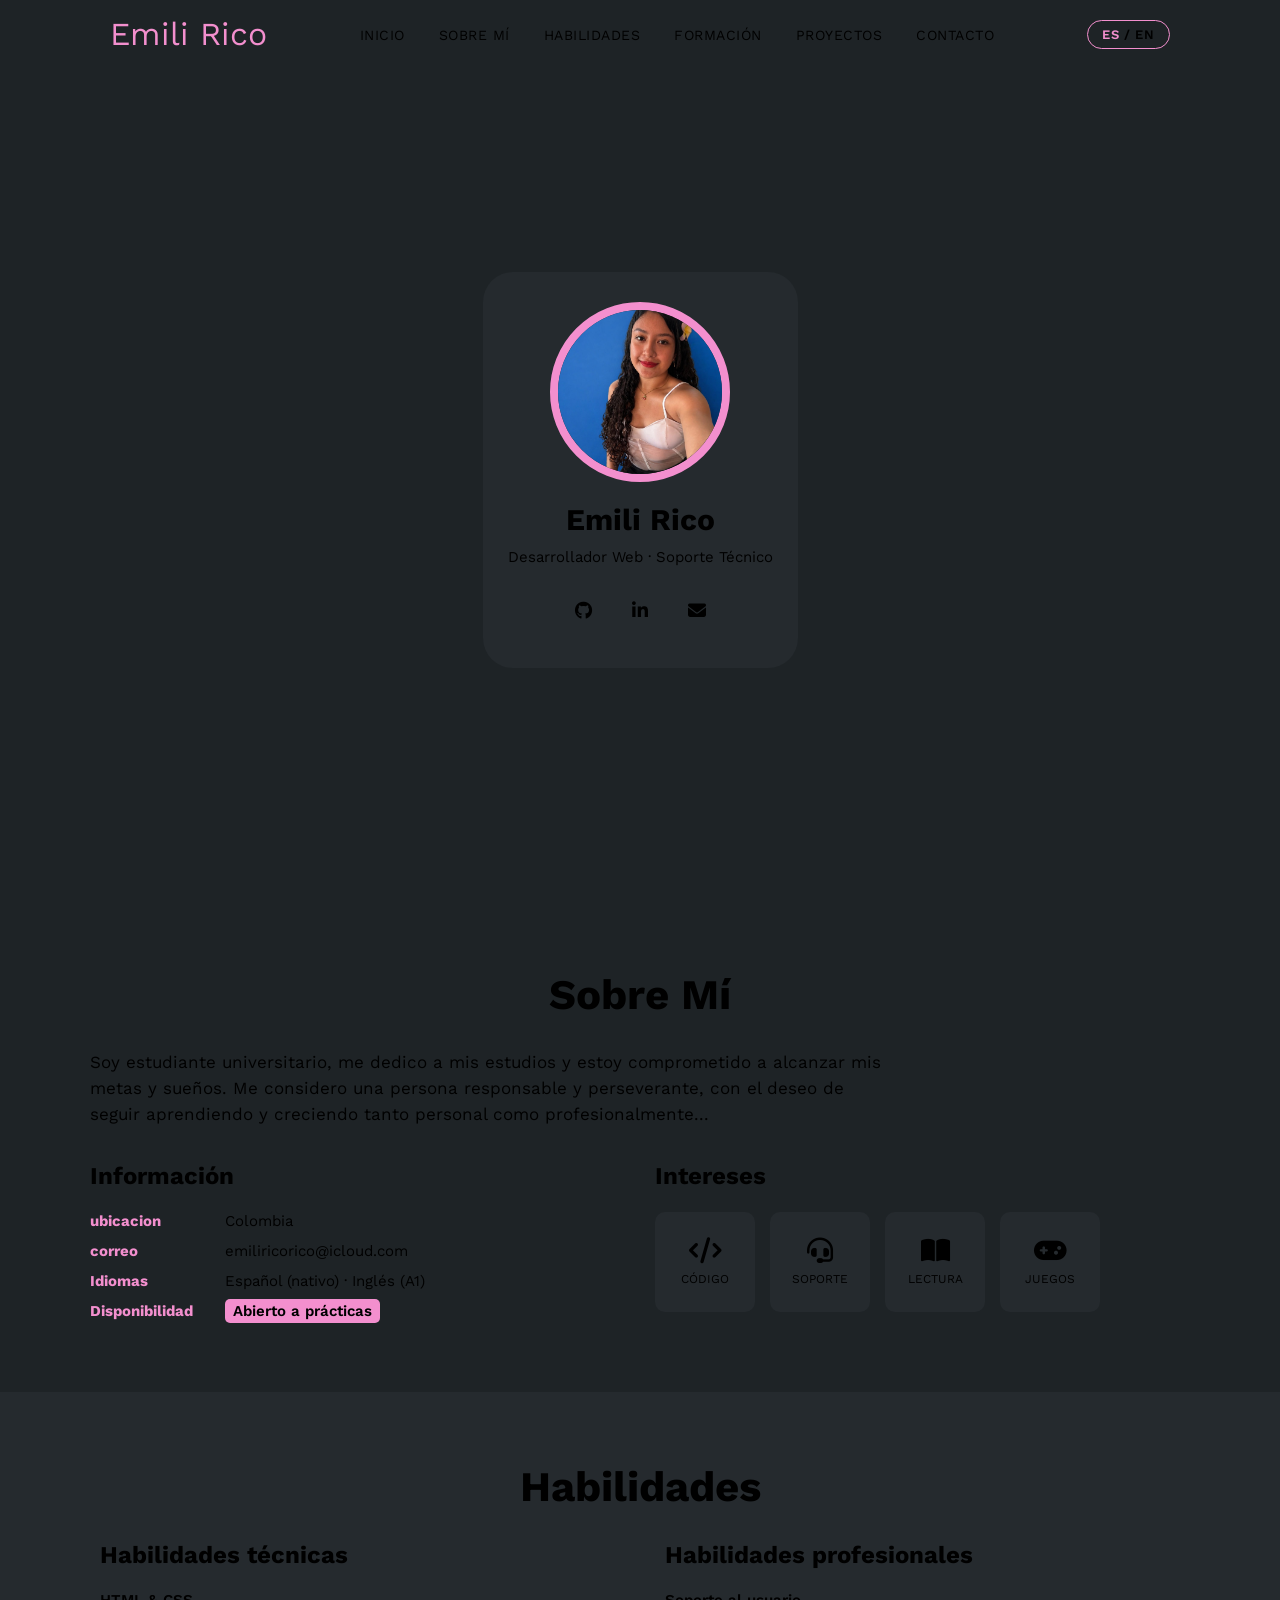
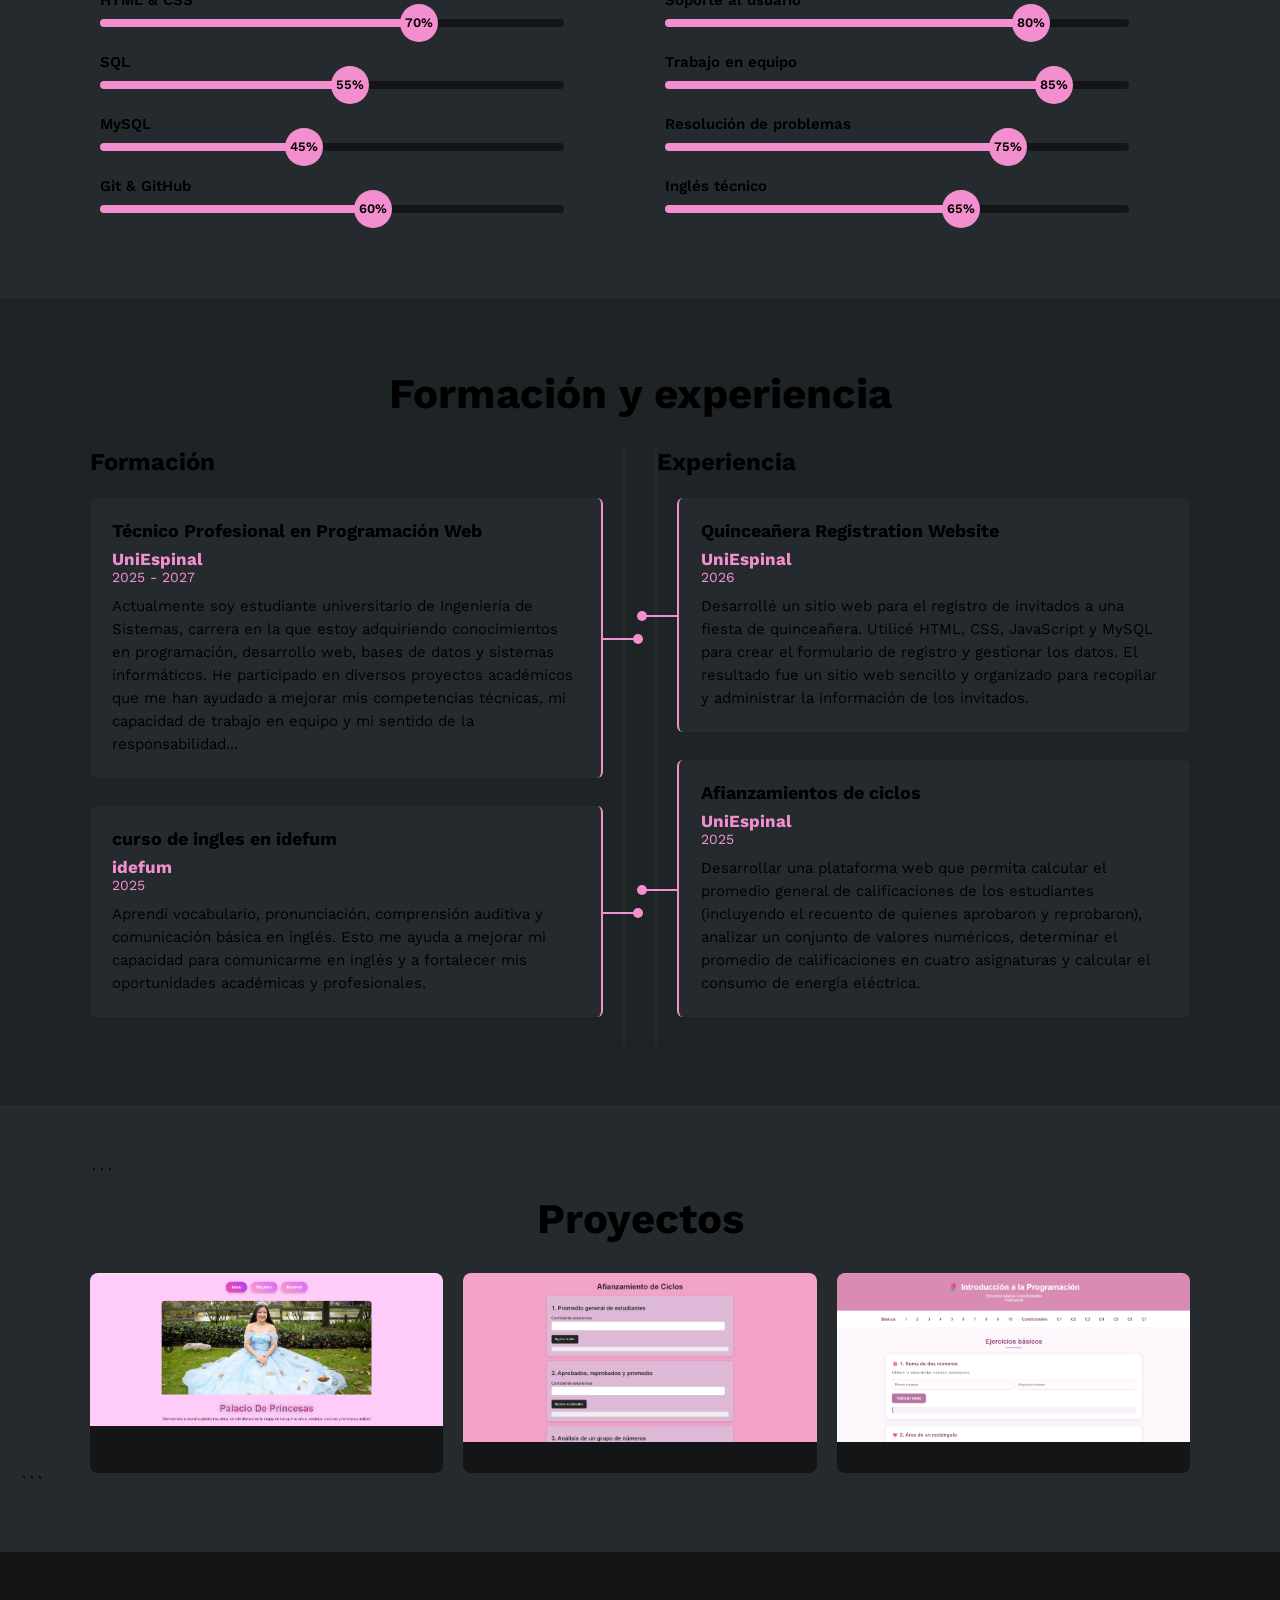
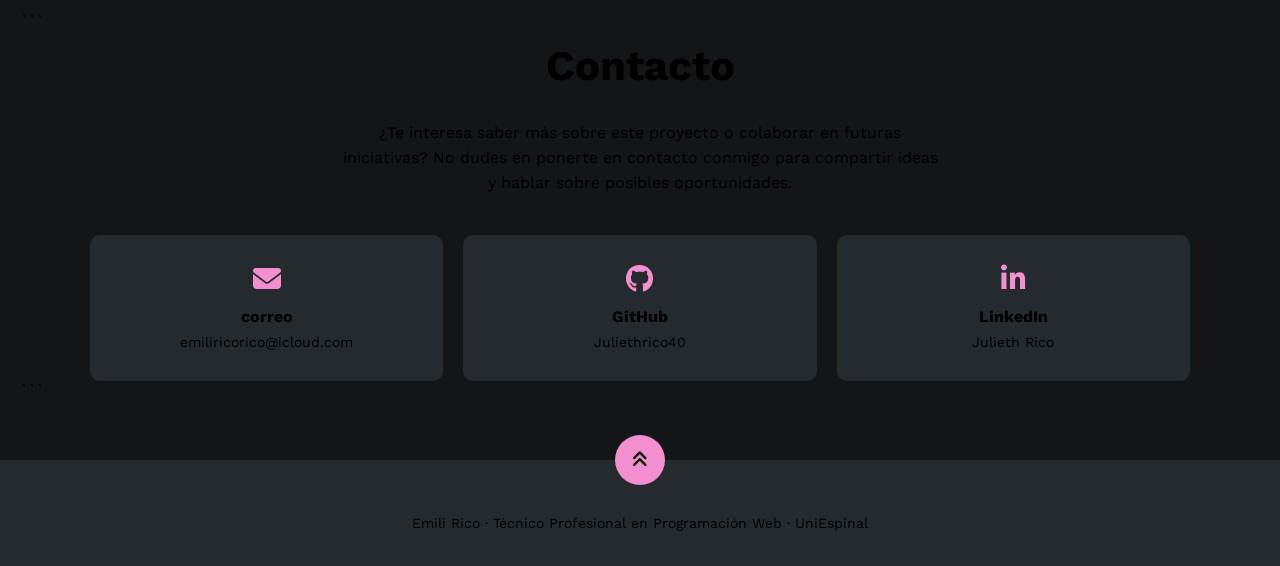
<file: index.html>
<!DOCTYPE html>
<!--
  ============================================================
  WEB PROFILE TEMPLATE  ·  Técnico Profesional en Programación Web
  Institución Universitaria de El Espinal - UniEspinal
   Inglés II
  ============================================================

  HOW TO USE THIS FILE
  1. Replace every text inside [square brackets] with your own information.
  2. Every visible text has a data-i18n attribute. The actual words live in
     script.js, inside the ES and EN dictionaries. Edit them there.
  3. Do NOT delete the data-i18n attributes. They connect this file to the
     language switcher.
  4. Never add your home address, your phone number or your ID number.
     A public profile does not need them.
  ============================================================
-->
<html lang="es">
<head>
  <meta charset="UTF-8">
  <meta name="viewport" content="width=device-width, initial-scale=1.0">

  <!-- [Replace with your name] -->
  <title> Emili Rico · Web Developer </title>
  <meta name="description" content="Soy estudiante universitario, dedicado a mis estudios y comprometido con el logro de mis metas y sueños. Me considero una persona responsable y perseverante, con el deseo de seguir aprendiendo y creciendo tanto personal como profesionalmente.">

  <link rel="stylesheet" href="https://cdnjs.cloudflare.com/ajax/libs/font-awesome/6.5.2/css/all.min.css" crossorigin="anonymous" referrerpolicy="no-referrer">
  <link rel="preconnect" href="https://fonts.googleapis.com">
  <link rel="preconnect" href="https://fonts.gstatic.com" crossorigin>
  <link rel="stylesheet" href="style.css">
</head>

<body>

  <!-- ========================= HEADER ========================= -->
  <div class="contenedor-header">
    <header>
      <div class="logo">
        <!-- [Replace with your name or a short nickname] -->
        <a href="#inicio"> Emili Rico</a>
      </div>

      <nav id="nav">
        <ul>
          <li><a href="#inicio"     data-i18n="nav.home"      onclick="cerrarMenu()">INICIO</a></li>
          <li><a href="#sobremi"    data-i18n="nav.about"     onclick="cerrarMenu()">SOBRE MÍ</a></li>
          <li><a href="#skills"     data-i18n="nav.skills"    onclick="cerrarMenu()">SKILLS</a></li>
          <li><a href="#curriculum" data-i18n="nav.resume"    onclick="cerrarMenu()">FORMACIÓN</a></li>
          <li><a href="#portfolio"  data-i18n="nav.portfolio" onclick="cerrarMenu()">PROYECTOS</a></li>
          <li><a href="#contacto"   data-i18n="nav.contact"   onclick="cerrarMenu()">CONTACTO</a></li>
        </ul>
      </nav>

      <div class="acciones-header">
        <!-- LANGUAGE SWITCHER -->
        <button id="btn-idioma"
                class="btn-idioma"
                type="button"
                onclick="cambiarIdioma()"
                aria-label="Switch to English">
          <span class="idioma-activo">ES</span><span class="idioma-sep">/</span><span class="idioma-inactivo">EN</span>
        </button>

        <button class="nav-responsive" type="button" onclick="mostrarOcultarMenu()" aria-label="Menu">
          <i class="fa-solid fa-bars"></i>
        </button>
      </div>
    </header>
  </div>

  <!-- ========================= HERO ========================= -->
  <section id="inicio" class="inicio">
    <div class="contenido-banner">
      <div class="contenedor-img">
        <!-- [Replace profile.jpg with your own photo. Square image works best.] -->
        <img src="images/profile.jpg" alt="Profile photo" onerror="this.style.display='none'">
      </div>

      <!-- [Replace with your full name] -->
      <h1> Emili Rico </h1>
      <h2 data-i18n="hero.role">Desarrollador Web · Soporte Técnico</h2>

      <div class="redes">
        <!-- [Replace the # with your real profile links. Delete the ones you do not use.] -->
        <a href="Juliethrico40" aria-label="GitHub"><i class="fa-brands fa-github"></i></a>
        <a href="emiliricorico" aria-label="LinkedIn"><i class="fa-brands fa-linkedin-in"></i></a>
        <a href="emiliricorico@icloud.com" aria-label="Email"><i class="fa-solid fa-envelope"></i></a>
      </div>
    </div>
  </section>

  <!-- ========================= ABOUT ========================= -->
  <section id="sobremi" class="sobremi">
    <div class="contenido-seccion">
      <h2 data-i18n="about.title">Sobre Mí</h2>

      <p data-i18n="about.text">
        I am a university student, dedicated to my studies and committed to achieving my goals and dreams. I consider myself a responsible and persevering person, with a desire to keep learning and growing both personally and professionally..
      </p>

      <div class="fila">
        <div class="col">
          <h3 data-i18n="about.infoTitle">Información</h3>
          <!--
            SAFE FIELDS ONLY.
            Do not add: home address, phone number, ID number, date of birth.
          -->
          <ul class="datos">
            <li>
              <strong data-i18n="about.labelLocation">Colombia</strong>
              <span data-i18n="about.valueLocation"> Ciudad, Colombia</span>
            </li>
            <li>
              <strong data-i18n="about.labelEmail">Correo</strong>
              <span>emiliricorico@icloud.com</span>
            </li>
            <li>
              <strong data-i18n="about.labelLanguages">Idiomas</strong>
              <span data-i18n="about.valueLanguages">Español (nativo) · Inglés (A1)</span>
            </li>
            <li>
              <strong data-i18n="about.labelStatus">Disponibilidad</strong>
              <span class="destacado" data-i18n="about.valueStatus">Abierto a prácticas</span>
            </li>
          </ul>
        </div>

        <div class="col">
          <h3 data-i18n="about.interestsTitle">Intereses</h3>
          <div class="contenedor-intereses">
            <!-- [Change icons and labels. Keep between 4 and 6.] -->
            <div class="interes">
              <i class="fa-solid fa-code"></i>
              <span data-i18n="interest.1">CÓDIGO</span>
            </div>
            <div class="interes">
              <i class="fa-solid fa-headset"></i>
              <span data-i18n="interest.2">SOPORTE</span>
            </div>
            <div class="interes">
              <i class="fa-solid fa-book-open"></i>
              <span data-i18n="interest.3">LECTURA</span>
            </div>
            <div class="interes">
              <i class="fa-solid fa-gamepad"></i>
              <span data-i18n="interest.4">JUEGOS</span>
            </div>
          </div>
        </div>
      </div>
    </div>
  </section>

  <!-- ========================= SKILLS ========================= -->
  <!--
    To change a skill: edit the label, and edit data-percent.
    The bar width and the number are both taken from data-percent,
    so you only change it in ONE place.
  -->
  <section id="skills" class="skills">
    <div class="contenido-seccion">
      <h2 data-i18n="skills.title">Habilidades</h2>

      <div class="fila">
        <div class="col">
          <h3 data-i18n="skills.technical">Habilidades técnicas</h3>

          <div class="skill">
            <span class="skill-nombre">HTML &amp; CSS</span>
            <div class="barra-skill"><div class="progreso" data-percent="70"><span>70%</span></div></div>
          </div>
          <div class="skill">
            <span class="skill-nombre">SQL</span>
            <div class="barra-skill"><div class="progreso" data-percent="55"><span>55%</span></div></div>
          </div>
          <div class="skill">
            <span class="skill-nombre">MySQL</span>
            <div class="barra-skill"><div class="progreso" data-percent="45"><span>45%</span></div></div>
          </div>
          <div class="skill">
            <span class="skill-nombre">Git &amp; GitHub</span>
            <div class="barra-skill"><div class="progreso" data-percent="60"><span>60%</span></div></div>
          </div>
        </div>

        <div class="col">
          <h3 data-i18n="skills.professional">Habilidades profesionales</h3>

          <div class="skill">
            <span class="skill-nombre" data-i18n="skill.support">Soporte al usuario</span>
            <div class="barra-skill"><div class="progreso" data-percent="80"><span>80%</span></div></div>
          </div>
          <div class="skill">
            <span class="skill-nombre" data-i18n="skill.teamwork">Trabajo en equipo</span>
            <div class="barra-skill"><div class="progreso" data-percent="85"><span>85%</span></div></div>
          </div>
          <div class="skill">
            <span class="skill-nombre" data-i18n="skill.problem">Resolución de problemas</span>
            <div class="barra-skill"><div class="progreso" data-percent="75"><span>75%</span></div></div>
          </div>
          <div class="skill">
            <span class="skill-nombre" data-i18n="skill.english">Inglés técnico</span>
            <div class="barra-skill"><div class="progreso" data-percent="65"><span>65%</span></div></div>
          </div>
        </div>
      </div>
    </div>
  </section>

  <!-- ========================= RESUME ========================= -->
  <section id="curriculum" class="curriculum">
    <div class="contenido-seccion">
      <h2 data-i18n="resume.title">Formación y experiencia</h2>

      <div class="fila">
        <!-- EDUCATION -->
        <div class="col izquierda">
          <h3 data-i18n="resume.education">Formación</h3>

          <div class="item izq">
            <h4 data-i18n="edu.1.title">Técnico Profesional en Programación Web</h4>
            <span class="casa">UniEspinal</span>
            <span class="fecha"> 2025 - 2027 </span>
            <p data-i18n="edu.1.text"> At Uniespinal, I learn programming, software development, and computer systems engineering to solve real-world problems.
</p>
            <div class="conectori"><div class="circuloi"></div></div>
          </div>

          <div class="item izq">
            <h4 data-i18n="edu.2.title">curso de ingles</h4>
            <span class="casa">idefum</span>
            <span class="fecha">2025</span>
            <p data-i18n="edu.2.text">In my English course, I learn new vocabulary, grammar, and communication skills to improve my English.
</p>
            <div class="conectori"><div class="circuloi"></div></div>
          </div>
        </div>

        <!-- EXPERIENCE -->
        <div class="col derecha">
          <h3 data-i18n="resume.experience">Experiencia</h3>

          <!--
            No work experience yet? That is normal.
            Use academic projects, volunteer work or freelance jobs.
            Describe what you DID, using action verbs: built, configured, fixed, tested.
          -->
          <div class="item der">
            <h4 data-i18n="exp.1.title">Proyecto</h4>
            <span class="casa">UniEspinal</span>
            <span class="fecha">2026</span>
            <p data-i18n="exp.1.text">I created a basic project using HTML, CSS, and Visual Studio Code. The result was a simple, functional website.
</p>
            <div class="conectord"><div class="circulod"></div></div>
          </div>

          <div class="item der">
            <h4 data-i18n="exp.2.title"> proyecto</h4>
            <span class="casa">UniEspinal</span>
            <span class="fecha">2025</span>
            <p data-i18n="exp.2.text">I created a basic project using HTML, CSS, and Visual Studio Code. The result was a simple, functional website.</p>
            <div class="conectord"><div class="circulod"></div></div>
          </div>
        </div>
      </div>
    </div>
  </section>

  
 <!-- ========================= PORTFOLIO ========================= -->
<!-- ========================= PORTFOLIO ========================= -->

<section id="portfolio" class="portfolio">
    <div class="contenido-seccion">

```
    <h2 data-i18n="portfolio.title">Proyectos</h2>

    <div class="galeria">

        <!-- PROYECTO 1: PÁGINA HTML5 PARCIAL -->
        <a class="proyecto"
           href="./Pagina_HTML5_Parcial/index.html"
           target="_blank"
           rel="noopener noreferrer">

            <img src="./images/project-1.png"
                 alt="Página HTML5 Parcial"
                 onerror="this.style.display='none'">

            <div class="overlay">
                <h3>Página HTML5 Parcial</h3>
                <p>HTML, CSS y JavaScript</p>
            </div>
        </a>

        <!-- PROYECTO 2: AFIANZAMIENTO DE CICLOS -->
        <a class="proyecto"
           href="./AFIANZAMIENTOS_CICLOS/index.html"
           target="_blank"
           rel="noopener noreferrer">

            <img src="./images/project-2.png"
                 alt="Afianzamiento de ciclos"
                 onerror="this.style.display='none'">

            <div class="overlay">
                <h3>Afianzamiento de Ciclos</h3>
                <p>HTML, CSS y JavaScript</p>
            </div>
        </a>

        <!-- PROYECTO 3: AFIANZAMIENTO BÁSICO -->
        <a class="proyecto"
           href="./AFIANZAMIENTO_BASICO/index.html"
           target="_blank"
           rel="noopener noreferrer">

            <img src="./images/project-3.png"
                 alt="Afianzamiento básico"
                 onerror="this.style.display='none'">

            <div class="overlay">
                <h3>Afianzamiento Básico</h3>
                <p>HTML, CSS y JavaScript</p>
            </div>
        </a>

    </div>
</div>
```

</section>

  <!-- ========================= CONTACT ========================= -->
  <!-- ========================= CONTACT ========================= -->

<section id="contacto" class="contacto">

```
<div class="contenido-seccion">

    <h2 data-i18n="contact.title">Contacto</h2>

    <p class="contacto-intro" data-i18n="contact.intro">
        ¡Puedes contactarme si tienes alguna pregunta o deseas conocer más sobre mis proyectos!
    </p>

    <div class="tarjetas-contacto">

        <!-- CORREO ELECTRÓNICO -->
        <a class="tarjeta"
           href="mailto:emiliricorico@icloud.com">

            <i class="fa-solid fa-envelope"></i>

            <strong data-i18n="contact.emailLabel">Correo</strong>

            <span>emiliricorico@icloud.com</span>

        </a>

        <!-- GITHUB -->
        <a class="tarjeta"
           href="https://github.com/Juliethrico40"
           target="_blank"
           rel="noopener noreferrer">

            <i class="fa-brands fa-github"></i>

            <strong>GitHub</strong>

            <span>Juliethrico40</span>

        </a>

        <!-- LINKEDIN -->
        <a class="tarjeta"
           href="https://www.linkedin.com/"
           target="_blank"
           rel="noopener noreferrer">

            <i class="fa-brands fa-linkedin-in"></i>

            <strong>LinkedIn</strong>

            <span data-i18n="contact.linkedinValue">Julieth Rico</span>

        </a>

    </div>
</div>
```

</section>


  <!-- ========================= FOOTER ========================= -->
  <footer>
    <a href="#inicio" class="arriba" aria-label="Back to top">
      <i class="fa-solid fa-angles-up"></i>
    </a>
    <p class="footer-nota" data-i18n="footer.note">
      Emili Rico · Técnico Profesional en Programación Web · UniEspinal
    </p>
  </footer>

  <script src="script.js"></script>
</body>
</html>
</file>
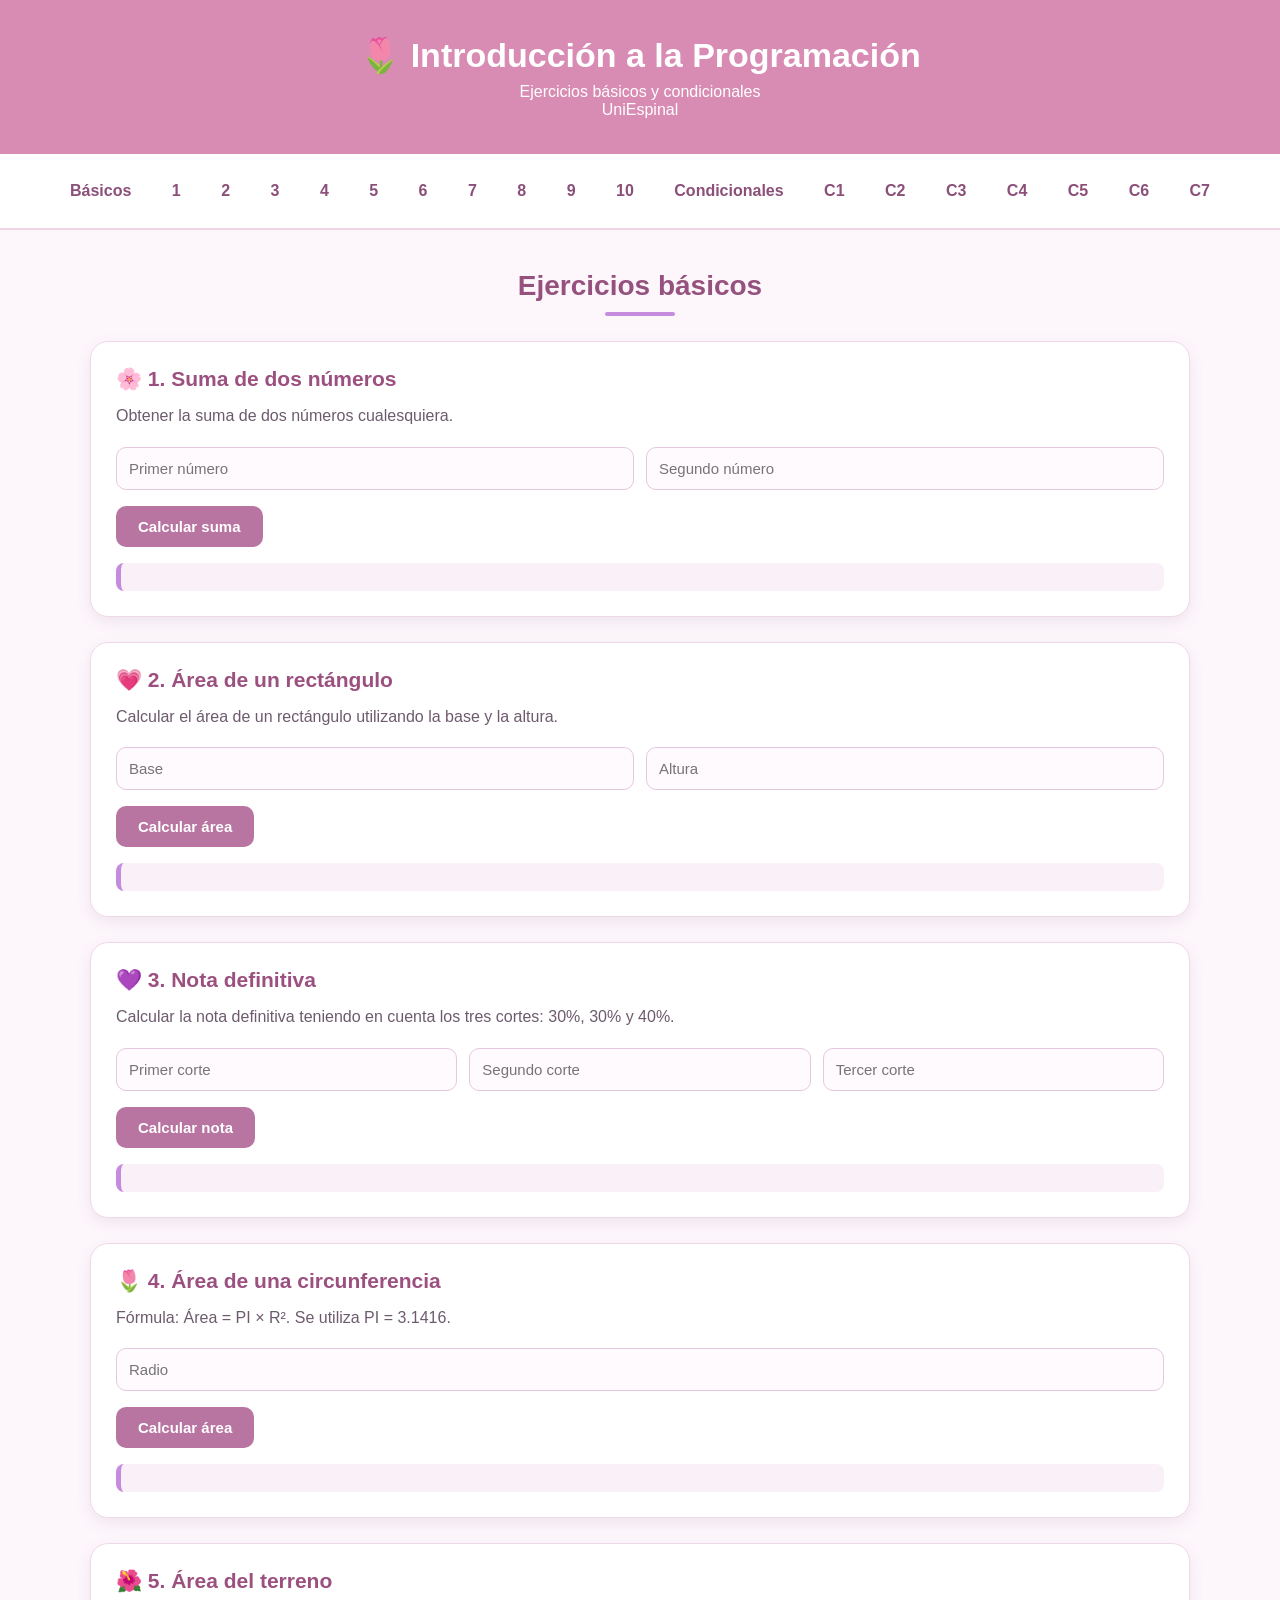
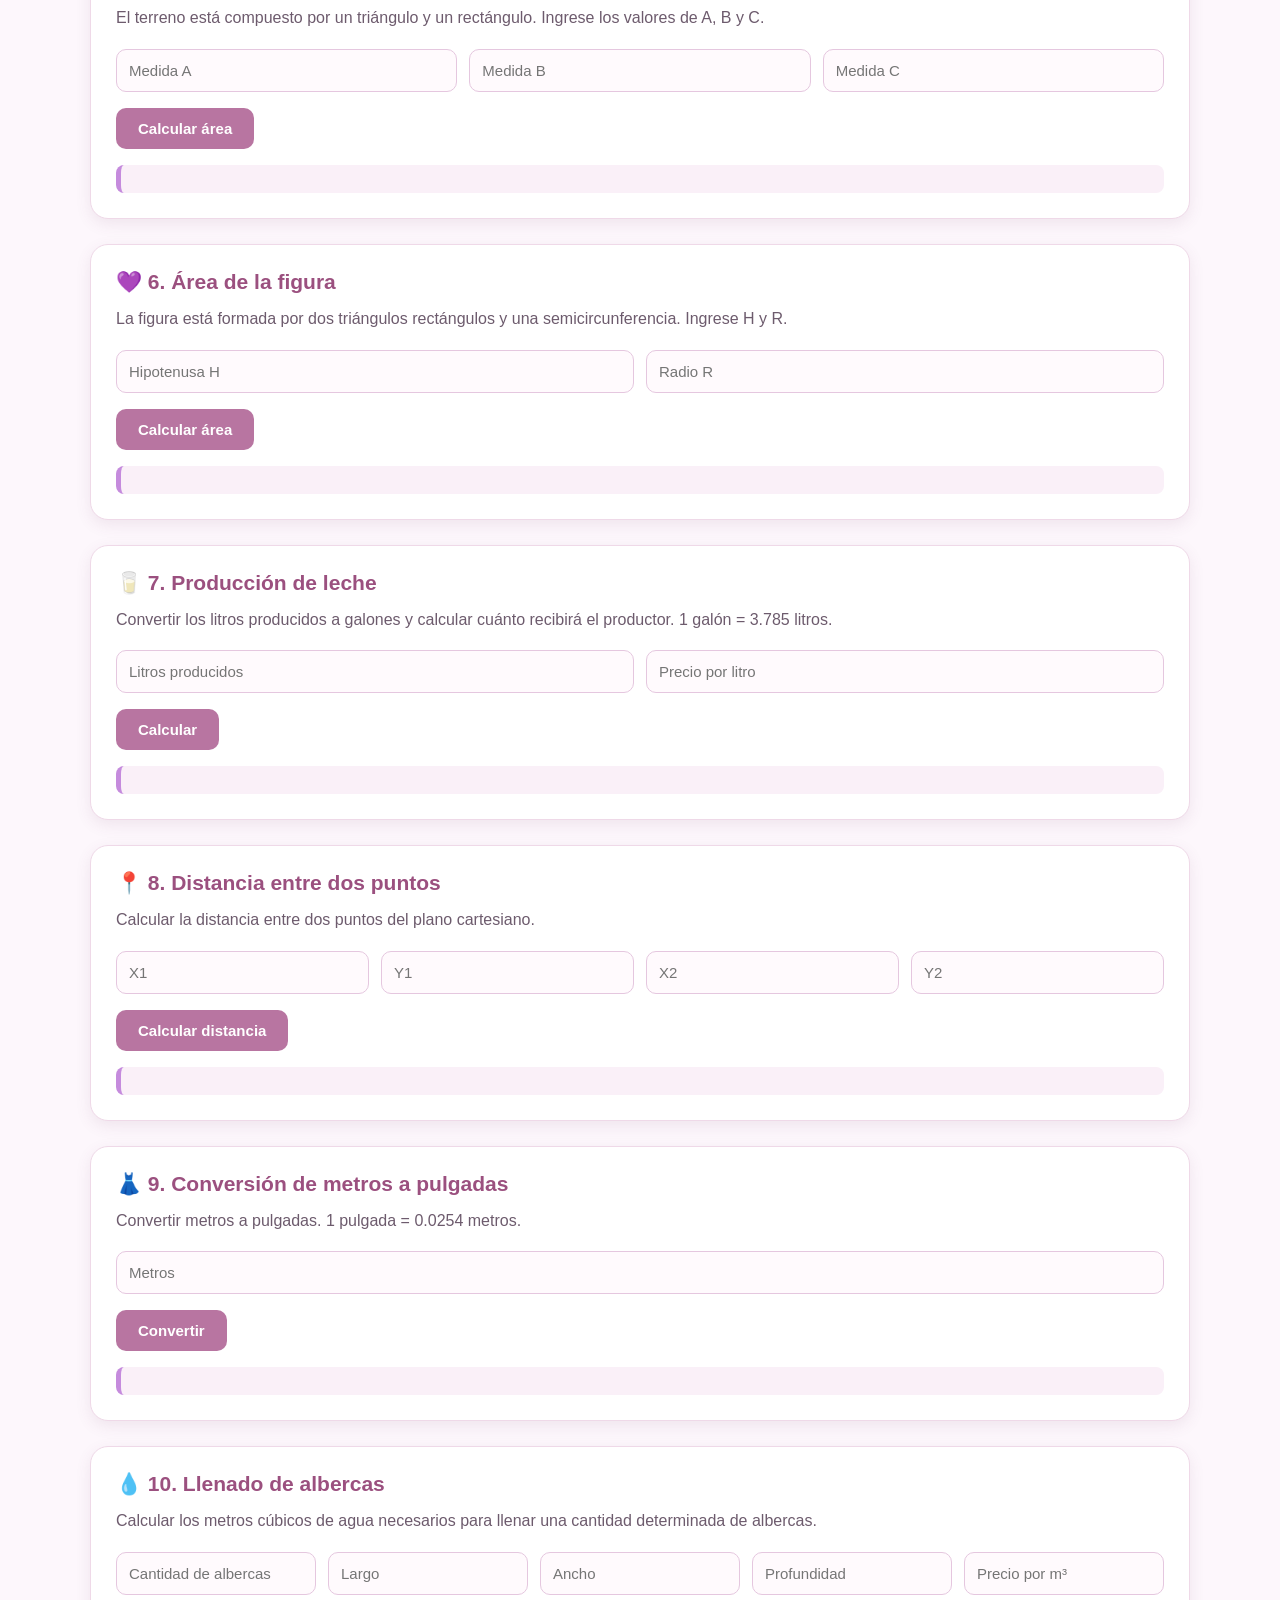
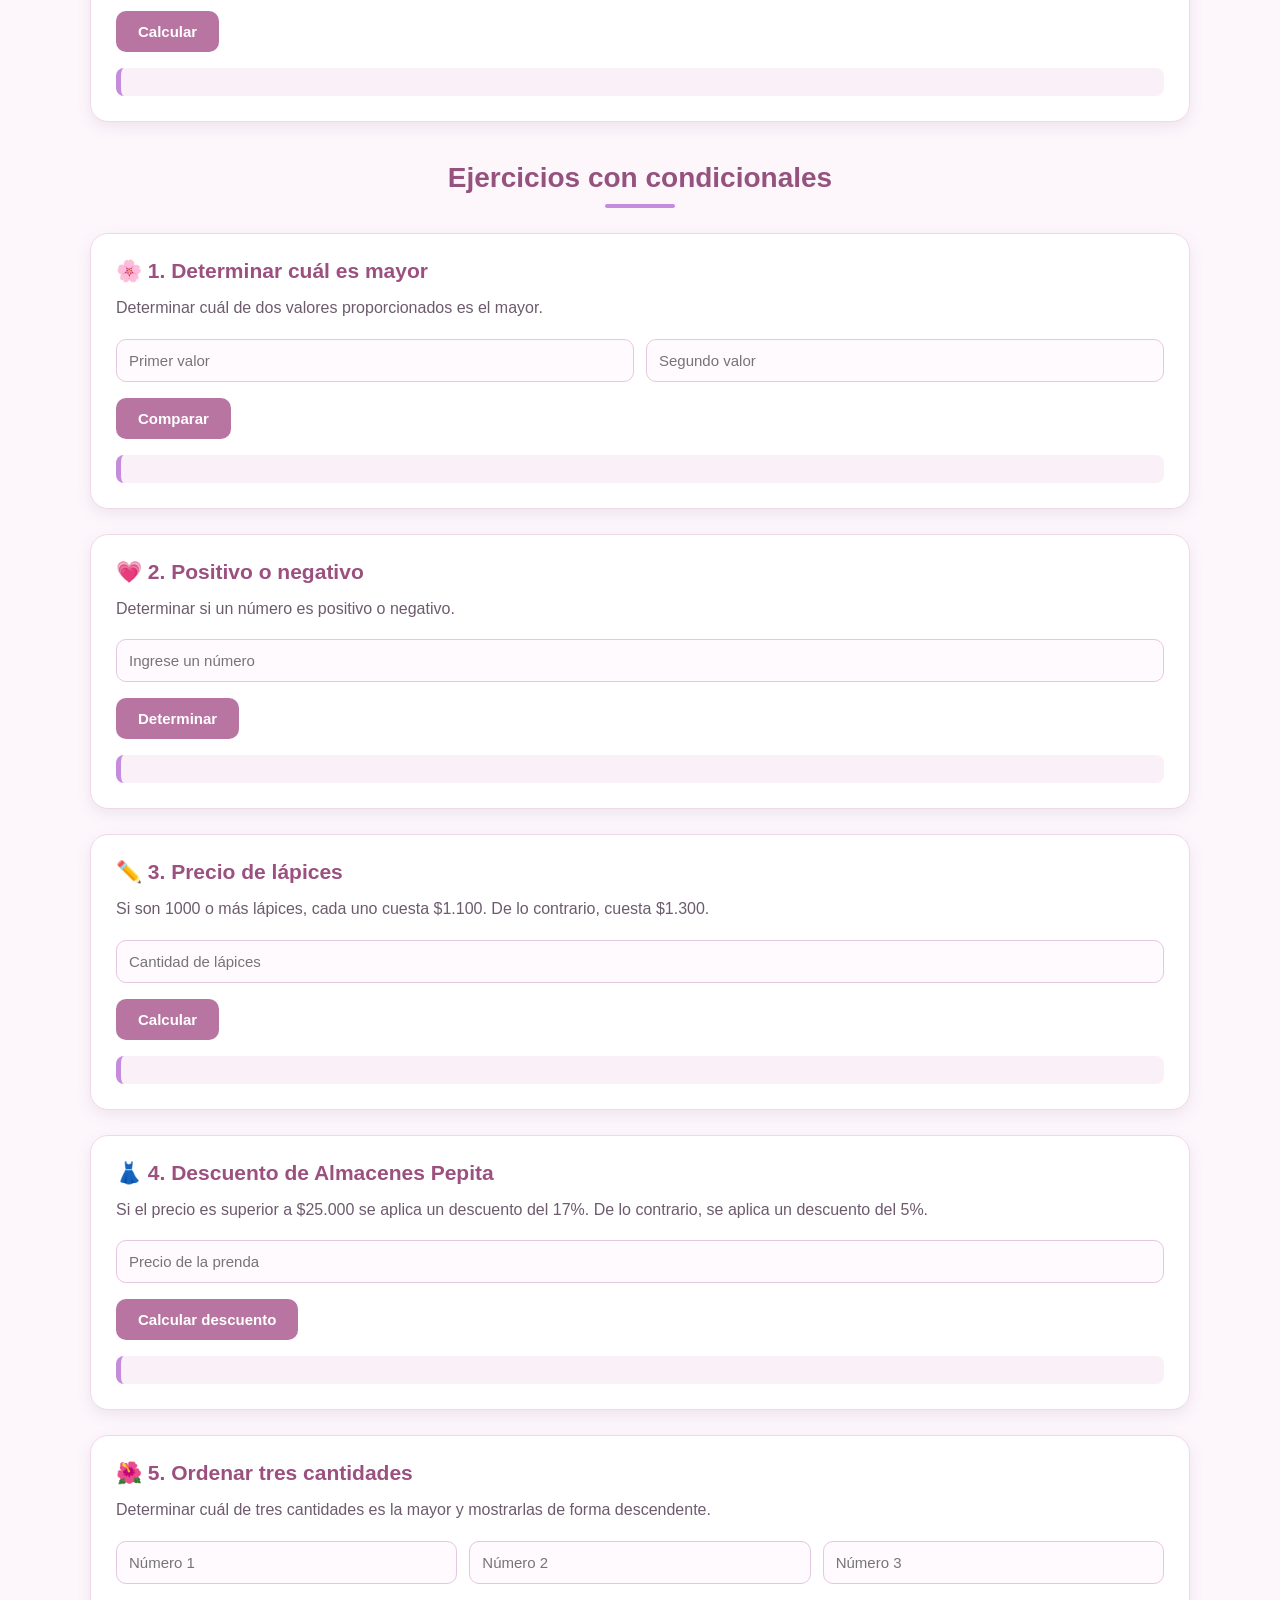
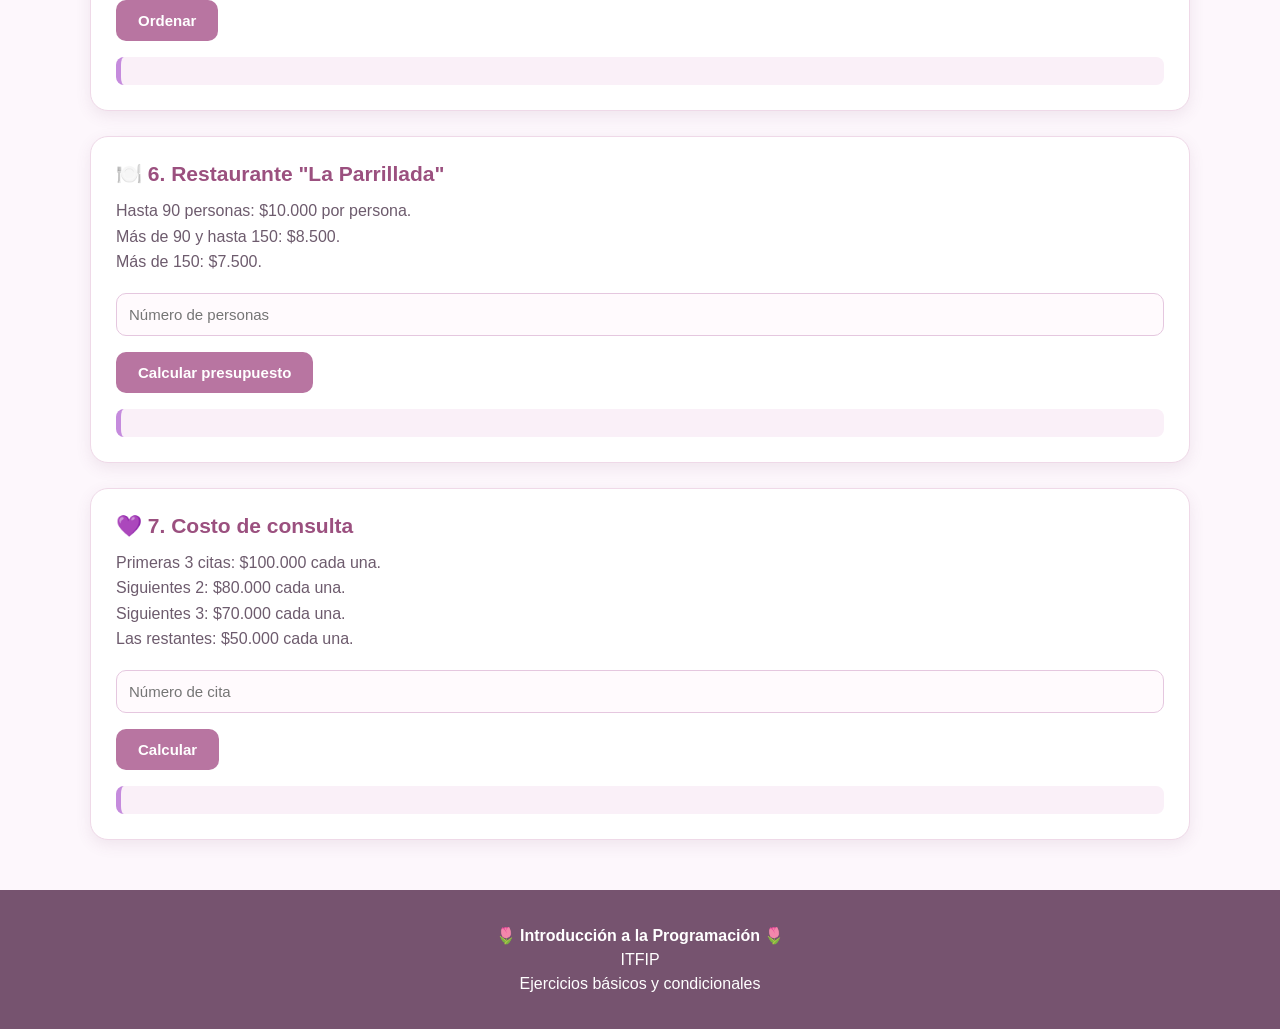
<file: AFIANZAMIENTO_BASICO/index.html>
<!DOCTYPE html>
<html lang="es">
<head>
    <meta charset="UTF-8">
    <meta name="viewport" content="width=device-width, initial-scale=1.0">

    <title>Ejercicios de Programación - UniEspinal</title>

    <style>

        * {
            margin: 0;
            padding: 0;
            box-sizing: border-box;
        }

        body {
            font-family: Arial, sans-serif;
            background: #fdf7fc;
            color: #4b3b4f;
        }

        /* ENCABEZADO */

        header {
            background: #d98cb3;
            color: white;
            padding: 35px 20px;
            text-align: center;
            box-shadow: 0 4px 15px rgba(120, 70, 110, 0.20);
        }

        header h1 {
            font-size: 34px;
            margin-bottom: 8px;
        }

        header p {
            font-size: 16px;
        }

        /* MENÚ */

        nav {
            background: #ffffff;
            padding: 15px;
            text-align: center;
            border-bottom: 2px solid #f0d5e6;
            position: sticky;
            top: 0;
            z-index: 100;
        }

        nav a {
            display: inline-block;
            text-decoration: none;
            color: #8b4f79;
            font-weight: bold;
            padding: 9px 14px;
            margin: 4px;
            border-radius: 20px;
            transition: 0.3s;
        }

        nav a:hover {
            background: #d98cb3;
            color: white;
        }

        /* CONTENEDOR */

        .contenedor {
            width: 92%;
            max-width: 1100px;
            margin: 30px auto;
        }

        /* TITULOS */

        .seccion {
            text-align: center;
            margin: 40px 0 25px;
        }

        .seccion h2 {
            color: #96527e;
            font-size: 28px;
        }

        .seccion span {
            display: block;
            width: 70px;
            height: 4px;
            background: #c58bdd;
            margin: 10px auto;
            border-radius: 10px;
        }

        /* TARJETAS */

        .ejercicio {
            background: white;
            margin-bottom: 25px;
            padding: 25px;
            border-radius: 18px;
            border: 1px solid #efd9e8;
            box-shadow: 0 5px 15px rgba(120, 70, 110, 0.10);
        }

        .ejercicio h3 {
            color: #9b507f;
            margin-bottom: 12px;
            font-size: 21px;
        }

        .descripcion {
            color: #6d5b6d;
            line-height: 1.6;
            margin-bottom: 18px;
        }

        /* CAMPOS */

        .campos {
            display: grid;
            grid-template-columns: repeat(auto-fit, minmax(180px, 1fr));
            gap: 12px;
        }

        input {
            width: 100%;
            padding: 12px;
            border: 1px solid #e5c7df;
            border-radius: 10px;
            outline: none;
            background: #fffafd;
            font-size: 15px;
        }

        input:focus {
            border-color: #c58bdd;
            box-shadow: 0 0 0 3px #f4e5f8;
        }

        /* BOTONES */

        button {
            margin-top: 16px;
            background: #b875a1;
            color: white;
            border: none;
            padding: 12px 22px;
            border-radius: 10px;
            cursor: pointer;
            font-size: 15px;
            font-weight: bold;
            transition: 0.3s;
        }

        button:hover {
            background: #96527e;
            transform: translateY(-2px);
        }

        /* RESULTADO */

        .resultado {
            margin-top: 16px;
            padding: 14px;
            min-height: 20px;
            background: #faf0f8;
            border-left: 5px solid #c58bdd;
            border-radius: 8px;
            color: #604b5f;
            line-height: 1.7;
        }

        /* FOOTER */

        footer {
            background: #76536f;
            color: white;
            text-align: center;
            padding: 30px;
            margin-top: 50px;
        }

        footer p {
            margin: 6px;
        }

        /* RESPONSIVE */

        @media (max-width: 600px) {

            header h1 {
                font-size: 26px;
            }

            .contenedor {
                width: 94%;
            }

            .ejercicio {
                padding: 20px;
            }

            nav a {
                font-size: 13px;
                padding: 7px 10px;
            }

        }

    </style>
</head>


<body>


<!-- ========================= -->
<!-- ENCABEZADO -->
<!-- ========================= -->

<header>

    <h1>🌷 Introducción a la Programación</h1>

    <p>Ejercicios básicos y condicionales</p>

    <p>UniEspinal</p>

</header>


<!-- ========================= -->
<!-- MENÚ -->
<!-- ========================= -->

<nav>

    <a href="#basicos">Básicos</a>

    <a href="#ej1">1</a>
    <a href="#ej2">2</a>
    <a href="#ej3">3</a>
    <a href="#ej4">4</a>
    <a href="#ej5">5</a>
    <a href="#ej6">6</a>
    <a href="#ej7">7</a>
    <a href="#ej8">8</a>
    <a href="#ej9">9</a>
    <a href="#ej10">10</a>

    <a href="#condicionales">Condicionales</a>

    <a href="#c1">C1</a>
    <a href="#c2">C2</a>
    <a href="#c3">C3</a>
    <a href="#c4">C4</a>
    <a href="#c5">C5</a>
    <a href="#c6">C6</a>
    <a href="#c7">C7</a>

</nav>


<div class="contenedor">


<!-- ========================= -->
<!-- EJERCICIOS BÁSICOS -->
<!-- ========================= -->

<div class="seccion" id="basicos">

    <h2>Ejercicios básicos</h2>

    <span></span>

</div>


<!-- EJERCICIO 1 -->

<div class="ejercicio" id="ej1">

    <h3>🌸 1. Suma de dos números</h3>

    <p class="descripcion">
        Obtener la suma de dos números cualesquiera.
    </p>

    <div class="campos">

        <input type="number"
               id="num1"
               placeholder="Primer número">

        <input type="number"
               id="num2"
               placeholder="Segundo número">

    </div>

    <button onclick="ejercicio1()">
        Calcular suma
    </button>

    <div class="resultado" id="resultado1"></div>

</div>


<!-- EJERCICIO 2 -->

<div class="ejercicio" id="ej2">

    <h3>💗 2. Área de un rectángulo</h3>

    <p class="descripcion">
        Calcular el área de un rectángulo utilizando la base y la altura.
    </p>

    <div class="campos">

        <input type="number"
               id="base"
               placeholder="Base">

        <input type="number"
               id="altura"
               placeholder="Altura">

    </div>

    <button onclick="ejercicio2()">
        Calcular área
    </button>

    <div class="resultado" id="resultado2"></div>

</div>


<!-- EJERCICIO 3 -->

<div class="ejercicio" id="ej3">

    <h3>💜 3. Nota definitiva</h3>

    <p class="descripcion">
        Calcular la nota definitiva teniendo en cuenta los tres cortes:
        30%, 30% y 40%.
    </p>

    <div class="campos">

        <input type="number"
               id="nota1"
               placeholder="Primer corte">

        <input type="number"
               id="nota2"
               placeholder="Segundo corte">

        <input type="number"
               id="nota3"
               placeholder="Tercer corte">

    </div>

    <button onclick="ejercicio3()">
        Calcular nota
    </button>

    <div class="resultado" id="resultado3"></div>

</div>


<!-- EJERCICIO 4 -->

<div class="ejercicio" id="ej4">

    <h3>🌷 4. Área de una circunferencia</h3>

    <p class="descripcion">
        Fórmula: Área = PI × R². Se utiliza PI = 3.1416.
    </p>

    <div class="campos">

        <input type="number"
               id="radio"
               placeholder="Radio">

    </div>

    <button onclick="ejercicio4()">
        Calcular área
    </button>

    <div class="resultado" id="resultado4"></div>

</div>


<!-- EJERCICIO 5 -->

<div class="ejercicio" id="ej5">

    <h3>🌺 5. Área del terreno</h3>

    <p class="descripcion">
        El terreno está compuesto por un triángulo y un rectángulo.
        Ingrese los valores de A, B y C.
    </p>

    <div class="campos">

        <input type="number"
               id="A"
               placeholder="Medida A">

        <input type="number"
               id="B"
               placeholder="Medida B">

        <input type="number"
               id="C"
               placeholder="Medida C">

    </div>

    <button onclick="ejercicio5()">
        Calcular área
    </button>

    <div class="resultado" id="resultado5"></div>

</div>


<!-- EJERCICIO 6 -->

<div class="ejercicio" id="ej6">

    <h3>💜 6. Área de la figura</h3>

    <p class="descripcion">
        La figura está formada por dos triángulos rectángulos y una
        semicircunferencia. Ingrese H y R.
    </p>

    <div class="campos">

        <input type="number"
               id="H"
               placeholder="Hipotenusa H">

        <input type="number"
               id="R"
               placeholder="Radio R">

    </div>

    <button onclick="ejercicio6()">
        Calcular área
    </button>

    <div class="resultado" id="resultado6"></div>

</div>


<!-- EJERCICIO 7 -->

<div class="ejercicio" id="ej7">

    <h3>🥛 7. Producción de leche</h3>

    <p class="descripcion">
        Convertir los litros producidos a galones y calcular cuánto
        recibirá el productor.
        1 galón = 3.785 litros.
    </p>

    <div class="campos">

        <input type="number"
               id="litros"
               placeholder="Litros producidos">

        <input type="number"
               id="precioLitro"
               placeholder="Precio por litro">

    </div>

    <button onclick="ejercicio7()">
        Calcular
    </button>

    <div class="resultado" id="resultado7"></div>

</div>


<!-- EJERCICIO 8 -->

<div class="ejercicio" id="ej8">

    <h3>📍 8. Distancia entre dos puntos</h3>

    <p class="descripcion">
        Calcular la distancia entre dos puntos del plano cartesiano.
    </p>

    <div class="campos">

        <input type="number"
               id="x1"
               placeholder="X1">

        <input type="number"
               id="y1"
               placeholder="Y1">

        <input type="number"
               id="x2"
               placeholder="X2">

        <input type="number"
               id="y2"
               placeholder="Y2">

    </div>

    <button onclick="ejercicio8()">
        Calcular distancia
    </button>

    <div class="resultado" id="resultado8"></div>

</div>


<!-- EJERCICIO 9 -->

<div class="ejercicio" id="ej9">

    <h3>👗 9. Conversión de metros a pulgadas</h3>

    <p class="descripcion">
        Convertir metros a pulgadas.
        1 pulgada = 0.0254 metros.
    </p>

    <div class="campos">

        <input type="number"
               id="metros"
               placeholder="Metros">

    </div>

    <button onclick="ejercicio9()">
        Convertir
    </button>

    <div class="resultado" id="resultado9"></div>

</div>


<!-- EJERCICIO 10 -->

<div class="ejercicio" id="ej10">

    <h3>💧 10. Llenado de albercas</h3>

    <p class="descripcion">
        Calcular los metros cúbicos de agua necesarios para llenar
        una cantidad determinada de albercas.
    </p>

    <div class="campos">

        <input type="number"
               id="cantidad"
               placeholder="Cantidad de albercas">

        <input type="number"
               id="largo"
               placeholder="Largo">

        <input type="number"
               id="ancho"
               placeholder="Ancho">

        <input type="number"
               id="profundidad"
               placeholder="Profundidad">

        <input type="number"
               id="precio"
               placeholder="Precio por m³">

    </div>

    <button onclick="ejercicio10()">
        Calcular
    </button>

    <div class="resultado" id="resultado10"></div>

</div>


<!-- ========================= -->
<!-- CONDICIONALES -->
<!-- ========================= -->

<div class="seccion" id="condicionales">

    <h2>Ejercicios con condicionales</h2>

    <span></span>

</div>


<!-- CONDICIONAL 1 -->

<div class="ejercicio" id="c1">

    <h3>🌸 1. Determinar cuál es mayor</h3>

    <p class="descripcion">
        Determinar cuál de dos valores proporcionados es el mayor.
    </p>

    <div class="campos">

        <input type="number"
               id="valor1"
               placeholder="Primer valor">

        <input type="number"
               id="valor2"
               placeholder="Segundo valor">

    </div>

    <button onclick="condicional1()">
        Comparar
    </button>

    <div class="resultado" id="resultado11"></div>

</div>


<!-- CONDICIONAL 2 -->

<div class="ejercicio" id="c2">

    <h3>💗 2. Positivo o negativo</h3>

    <p class="descripcion">
        Determinar si un número es positivo o negativo.
    </p>

    <div class="campos">

        <input type="number"
               id="numero"
               placeholder="Ingrese un número">

    </div>

    <button onclick="condicional2()">
        Determinar
    </button>

    <div class="resultado" id="resultado12"></div>

</div>


<!-- CONDICIONAL 3 -->

<div class="ejercicio" id="c3">

    <h3>✏️ 3. Precio de lápices</h3>

    <p class="descripcion">
        Si son 1000 o más lápices, cada uno cuesta $1.100.
        De lo contrario, cuesta $1.300.
    </p>

    <div class="campos">

        <input type="number"
               id="cantidadLapices"
               placeholder="Cantidad de lápices">

    </div>

    <button onclick="condicional3()">
        Calcular
    </button>

    <div class="resultado" id="resultado13"></div>

</div>


<!-- CONDICIONAL 4 -->

<div class="ejercicio" id="c4">

    <h3>👗 4. Descuento de Almacenes Pepita</h3>

    <p class="descripcion">
        Si el precio es superior a $25.000 se aplica un descuento del 17%.
        De lo contrario, se aplica un descuento del 5%.
    </p>

    <div class="campos">

        <input type="number"
               id="precioPrenda"
               placeholder="Precio de la prenda">

    </div>

    <button onclick="condicional4()">
        Calcular descuento
    </button>

    <div class="resultado" id="resultado14"></div>

</div>


<!-- CONDICIONAL 5 -->

<div class="ejercicio" id="c5">

    <h3>🌺 5. Ordenar tres cantidades</h3>

    <p class="descripcion">
        Determinar cuál de tres cantidades es la mayor y mostrarlas
        de forma descendente.
    </p>

    <div class="campos">

        <input type="number"
               id="numero1"
               placeholder="Número 1">

        <input type="number"
               id="numero2"
               placeholder="Número 2">

        <input type="number"
               id="numero3"
               placeholder="Número 3">

    </div>

    <button onclick="condicional5()">
        Ordenar
    </button>

    <div class="resultado" id="resultado15"></div>

</div>


<!-- CONDICIONAL 6 -->

<div class="ejercicio" id="c6">

    <h3>🍽️ 6. Restaurante "La Parrillada"</h3>

    <p class="descripcion">
        Hasta 90 personas: $10.000 por persona.
        <br>
        Más de 90 y hasta 150: $8.500.
        <br>
        Más de 150: $7.500.
    </p>

    <div class="campos">

        <input type="number"
               id="numPersonas"
               placeholder="Número de personas">

    </div>

    <button onclick="condicional6()">
        Calcular presupuesto
    </button>

    <div class="resultado" id="resultado16"></div>

</div>


<!-- CONDICIONAL 7 -->

<div class="ejercicio" id="c7">

    <h3>💜 7. Costo de consulta</h3>

    <p class="descripcion">
        Primeras 3 citas: $100.000 cada una.
        <br>
        Siguientes 2: $80.000 cada una.
        <br>
        Siguientes 3: $70.000 cada una.
        <br>
        Las restantes: $50.000 cada una.
    </p>

    <div class="campos">

        <input type="number"
               id="cita"
               placeholder="Número de cita">

    </div>

    <button onclick="condicional7()">
        Calcular
    </button>

    <div class="resultado" id="resultado17"></div>

</div>


</div>


<!-- ========================= -->
<!-- FOOTER -->
<!-- ========================= -->

<footer>

    <p>🌷 <strong>Introducción a la Programación</strong> 🌷</p>

    <p>ITFIP</p>

    <p>Ejercicios básicos y condicionales</p>

</footer>


<script>


// =====================================
// EJERCICIO 1
// =====================================

function ejercicio1() {

    let n1 = Number(
        document.getElementById("num1").value
    );

    let n2 = Number(
        document.getElementById("num2").value
    );

    let suma = n1 + n2;

    document.getElementById("resultado1").innerHTML =
        "💗 La suma es: " + suma;
}


// =====================================
// EJERCICIO 2
// =====================================

function ejercicio2() {

    let base = Number(
        document.getElementById("base").value
    );

    let altura = Number(
        document.getElementById("altura").value
    );

    let area = base * altura;

    document.getElementById("resultado2").innerHTML =
        "🌸 El área es: " + area;
}


// =====================================
// EJERCICIO 3
// =====================================

function ejercicio3() {

    let n1 = Number(
        document.getElementById("nota1").value
    );

    let n2 = Number(
        document.getElementById("nota2").value
    );

    let n3 = Number(
        document.getElementById("nota3").value
    );

    let definitiva =
        (n1 * 0.30) +
        (n2 * 0.30) +
        (n3 * 0.40);

    document.getElementById("resultado3").innerHTML =
        "💜 Nota definitiva: " +
        definitiva.toFixed(2);
}


// =====================================
// EJERCICIO 4
// =====================================

function ejercicio4() {

    let radio = Number(
        document.getElementById("radio").value
    );

    let PI = 3.1416;

    let area =
        PI * Math.pow(radio, 2);

    document.getElementById("resultado4").innerHTML =
        "🌷 Área de la circunferencia: " +
        area.toFixed(2);
}


// =====================================
// EJERCICIO 5
// =====================================

function ejercicio5() {

    let A = Number(
        document.getElementById("A").value
    );

    let B = Number(
        document.getElementById("B").value
    );

    let C = Number(
        document.getElementById("C").value
    );

    let alturaTriangulo = A - C;

    let areaTriangulo =
        (B * alturaTriangulo) / 2;

    let areaRectangulo =
        B * C;

    let areaTotal =
        areaTriangulo + areaRectangulo;

    document.getElementById("resultado5").innerHTML =
        "Área del triángulo: " +
        areaTriangulo.toFixed(2) +

        "<br>Área del rectángulo: " +
        areaRectangulo.toFixed(2) +

        "<br>🌸 Área total: " +
        areaTotal.toFixed(2);
}


// =====================================
// EJERCICIO 6
// =====================================

function ejercicio6() {

    let H = Number(
        document.getElementById("H").value
    );

    let R = Number(
        document.getElementById("R").value
    );

    if (H < R) {

        document.getElementById("resultado6").innerHTML =
            "⚠️ H debe ser mayor o igual que R.";

        return;
    }

    let altura =
        Math.sqrt(
            Math.pow(H, 2) -
            Math.pow(R, 2)
        );

    let areaTriangulos =
        R * altura;

    let PI = 3.1416;

    let areaSemicirculo =
        (PI * Math.pow(R, 2)) / 2;

    let areaTotal =
        areaTriangulos +
        areaSemicirculo;

    document.getElementById("resultado6").innerHTML =
        "Altura: " +
        altura.toFixed(2) +

        "<br>Área de los triángulos: " +
        areaTriangulos.toFixed(2) +

        "<br>Área semicircular: " +
        areaSemicirculo.toFixed(2) +

        "<br>💜 Área total: " +
        areaTotal.toFixed(2);
}


// =====================================
// EJERCICIO 7
// =====================================

function ejercicio7() {

    let litros =
        Number(
            document.getElementById("litros").value
        );

    let precio =
        Number(
            document.getElementById("precioLitro").value
        );

    let galones =
        litros / 3.785;

    let total =
        litros * precio;

    document.getElementById("resultado7").innerHTML =
        "🥛 Galones: " +
        galones.toFixed(2) +

        "<br>Valor a recibir: $" +
        total.toLocaleString("es-CO");
}


// =====================================
// EJERCICIO 8
// =====================================

function ejercicio8() {

    let x1 =
        Number(document.getElementById("x1").value);

    let y1 =
        Number(document.getElementById("y1").value);

    let x2 =
        Number(document.getElementById("x2").value);

    let y2 =
        Number(document.getElementById("y2").value);

    let distancia =
        Math.sqrt(
            Math.pow(x2 - x1, 2) +
            Math.pow(y2 - y1, 2)
        );

    document.getElementById("resultado8").innerHTML =
        "📍 Distancia: " +
        distancia.toFixed(2);
}


// =====================================
// EJERCICIO 9
// =====================================

function ejercicio9() {

    let metros =
        Number(
            document.getElementById("metros").value
        );

    let pulgadas =
        metros / 0.0254;

    document.getElementById("resultado9").innerHTML =
        "👗 Resultado: " +
        pulgadas.toFixed(2) +
        " pulgadas";
}


// =====================================
// EJERCICIO 10
// =====================================

function ejercicio10() {

    let cantidad =
        Number(
            document.getElementById("cantidad").value
        );

    let largo =
        Number(
            document.getElementById("largo").value
        );

    let ancho =
        Number(
            document.getElementById("ancho").value
        );

    let profundidad =
        Number(
            document.getElementById("profundidad").value
        );

    let precio =
        Number(
            document.getElementById("precio").value
        );

    let volumen =
        largo *
        ancho *
        profundidad;

    let volumenTotal =
        volumen * cantidad;

    let costo =
        volumenTotal * precio;

    document.getElementById("resultado10").innerHTML =
        "💧 Volumen total: " +
        volumenTotal.toFixed(2) +
        " m³" +

        "<br>💗 Costo total: $" +
        costo.toLocaleString("es-CO");
}


// =====================================
// CONDICIONAL 1
// =====================================

function condicional1() {

    let a =
        Number(
            document.getElementById("valor1").value
        );

    let b =
        Number(
            document.getElementById("valor2").value
        );

    if (a > b) {

        document.getElementById("resultado11").innerHTML =
            "🌸 El mayor es: " + a;

    } else if (b > a) {

        document.getElementById("resultado11").innerHTML =
            "🌸 El mayor es: " + b;

    } else {

        document.getElementById("resultado11").innerHTML =
            "💗 Los valores son iguales.";
    }
}


// =====================================
// CONDICIONAL 2
// =====================================

function condicional2() {

    let numero =
        Number(
            document.getElementById("numero").value
        );

    if (numero > 0) {

        document.getElementById("resultado12").innerHTML =
            "💜 El número es positivo.";

    } else if (numero < 0) {

        document.getElementById("resultado12").innerHTML =
            "🌷 El número es negativo.";

    } else {

        document.getElementById("resultado12").innerHTML =
            "El número es cero.";
    }
}


// =====================================
// CONDICIONAL 3
// =====================================

function condicional3() {

    let cantidad =
        Number(
            document.getElementById("cantidadLapices").value
        );

    let precio;

    if (cantidad >= 1000) {

        precio = 1100;

    } else {

        precio = 1300;
    }

    let total =
        cantidad * precio;

    document.getElementById("resultado13").innerHTML =
        "Precio por lápiz: $" +
        precio.toLocaleString("es-CO") +

        "<br>🌸 Total: $" +
        total.toLocaleString("es-CO");
}


// =====================================
// CONDICIONAL 4
// =====================================

function condicional4() {

    let precio =
        Number(
            document.getElementById("precioPrenda").value
        );

    let descuento;

    if (precio > 25000) {

        descuento = precio * 0.17;

    } else {

        descuento = precio * 0.05;
    }

    let precioFinal =
        precio - descuento;

    document.getElementById("resultado14").innerHTML =
        "💗 Descuento: $" +
        descuento.toLocaleString("es-CO") +

        "<br>Precio final: $" +
        precioFinal.toLocaleString("es-CO");
}


// =====================================
// CONDICIONAL 5
// =====================================

function condicional5() {

    let a =
        Number(
            document.getElementById("numero1").value
        );

    let b =
        Number(
            document.getElementById("numero2").value
        );

    let c =
        Number(
            document.getElementById("numero3").value
        );

    let numeros = [a, b, c];

    numeros.sort(function(x, y) {
        return y - x;
    });

    document.getElementById("resultado15").innerHTML =
        "🌺 Orden descendente: " +
        numeros.join(" → ") +

        "<br>Mayor: " +
        numeros[0];
}


// =====================================
// CONDICIONAL 6
// =====================================

function condicional6() {

    let personas =
        Number(
            document.getElementById("numPersonas").value
        );

    let precioPersona;

    if (personas <= 90) {

        precioPersona = 10000;

    } else if (personas <= 150) {

        precioPersona = 8500;

    } else {

        precioPersona = 7500;
    }

    let total =
        personas * precioPersona;

    document.getElementById("resultado16").innerHTML =
        "🍽️ Precio por persona: $" +
        precioPersona.toLocaleString("es-CO") +

        "<br>💜 Total: $" +
        total.toLocaleString("es-CO");
}


// =====================================
// CONDICIONAL 7
// =====================================

function condicional7() {

    let cita =
        Number(
            document.getElementById("cita").value
        );

    if (cita < 1) {

        document.getElementById("resultado17").innerHTML =
            "⚠️ Ingrese una cita válida.";

        return;
    }

    let costo;

    if (cita <= 3) {

        costo = 100000;

    } else if (cita <= 5) {

        costo = 80000;

    } else if (cita <= 8) {

        costo = 70000;

    } else {

        costo = 50000;
    }


    let total = 0;


    if (cita <= 3) {

        total =
            cita * 100000;

    } else if (cita <= 5) {

        total =
            (3 * 100000) +
            ((cita - 3) * 80000);

    } else if (cita <= 8) {

        total =
            (3 * 100000) +
            (2 * 80000) +
            ((cita - 5) * 70000);

    } else {

        total =
            (3 * 100000) +
            (2 * 80000) +
            (3 * 70000) +
            ((cita - 8) * 50000);
    }


    document.getElementById("resultado17").innerHTML =
        "💗 Costo de esta cita: $" +
        costo.toLocaleString("es-CO") +

        "<br>Total pagado: $" +
        total.toLocaleString("es-CO");
}

</script>


</body>
</html>
</file>
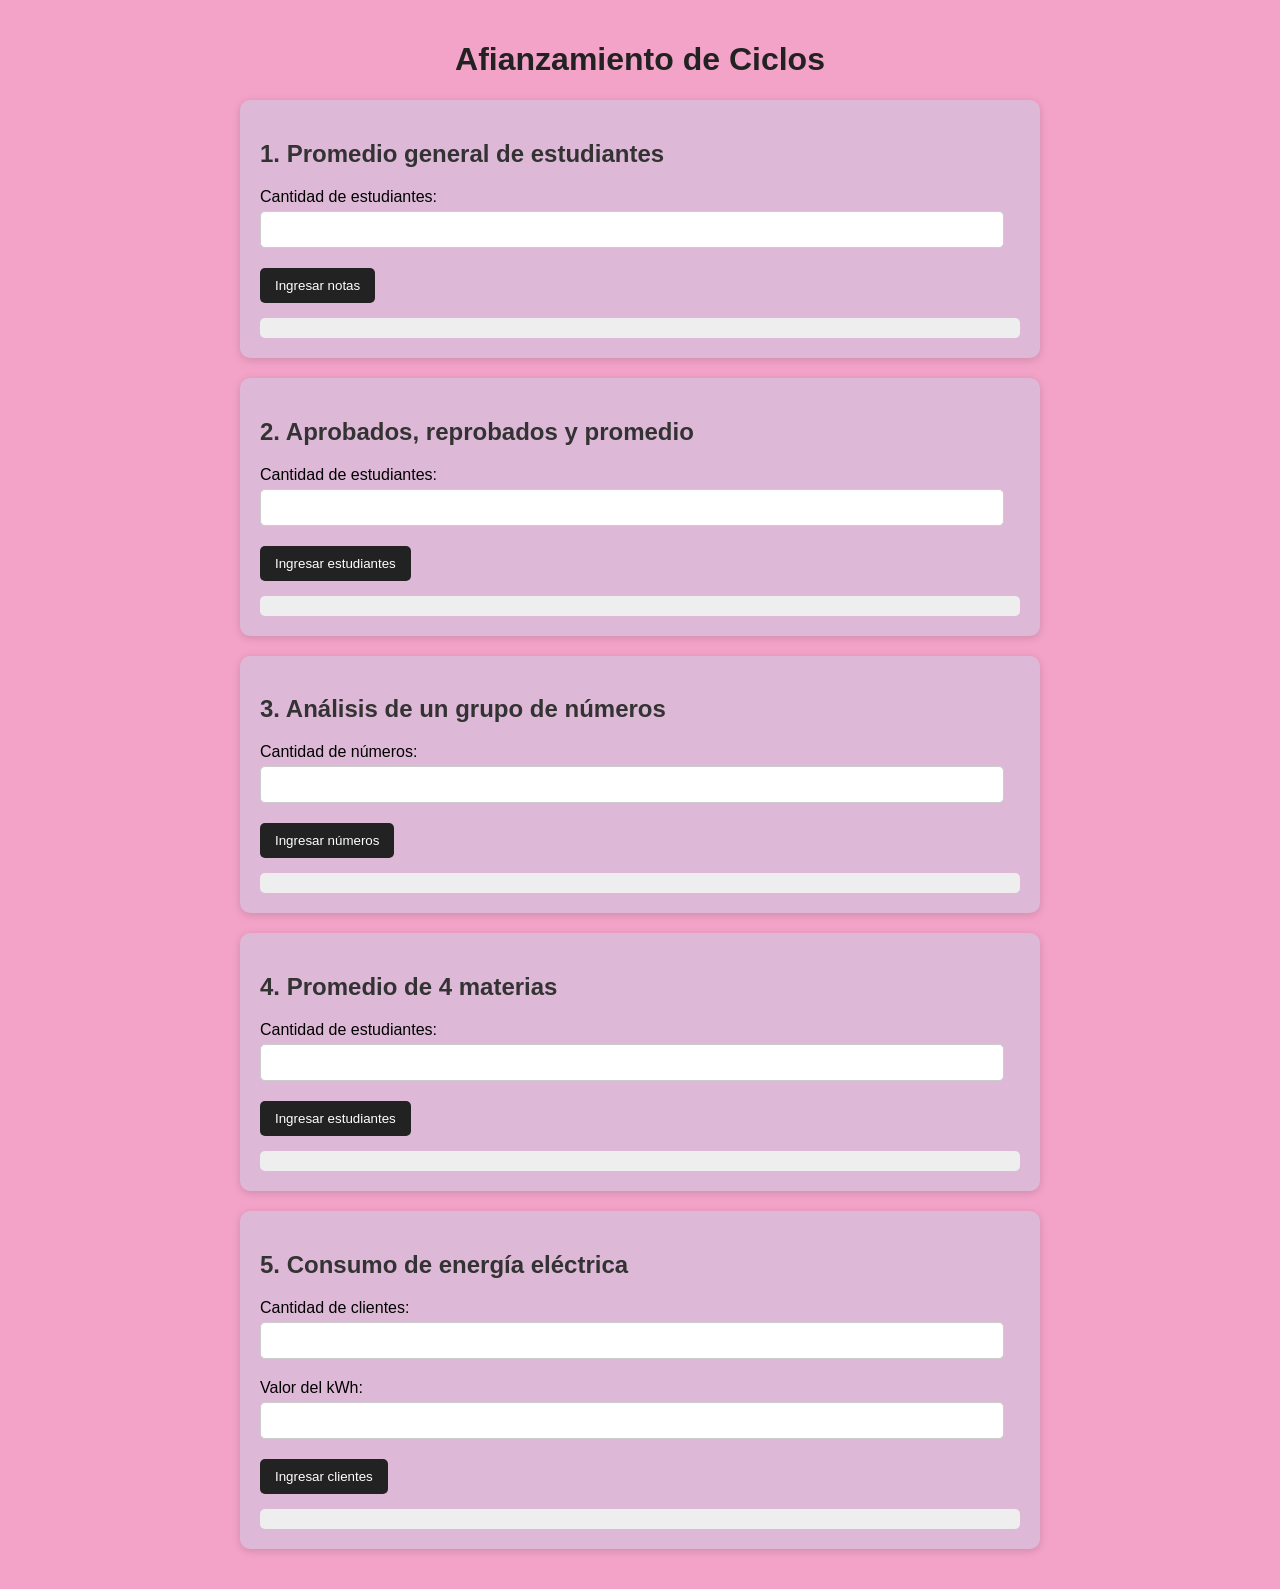
<file: AFIANZAMIENTOS_CICLOS/index.html>
<!DOCTYPE html>
<html lang="es">
<head>
    <meta charset="UTF-8">
    <meta name="viewport" content="width=device-width, initial-scale=1.0">

    <title>Afianzamiento de Ciclos</title>

    <style>
        body {
            font-family: Arial, sans-serif;
            background-color: #f3a3c8;
            margin: 0;
            padding: 20px;
        }

        h1 {
            text-align: center;
            color: #222;
        }

        .contenedor {
            max-width: 800px;
            margin: auto;
        }

        .ejercicio {
            background-color: rgb(222, 185, 215);
            padding: 20px;
            margin-bottom: 20px;
            border-radius: 10px;
            box-shadow: 0 2px 8px rgba(0,0,0,0.15);
        }

        h2 {
            color: #333;
        }

        label {
            display: block;
            margin-top: 10px;
            margin-bottom: 5px;
        }

        input {
            width: 95%;
            padding: 10px;
            margin-bottom: 10px;
            border: 1px solid #ccc;
            border-radius: 5px;
        }

        button {
            padding: 10px 15px;
            background-color: #222;
            color: white;
            border: none;
            border-radius: 5px;
            cursor: pointer;
            margin-top: 10px;
        }

        button:hover {
            background-color: #444;
        }

        .resultado {
            margin-top: 15px;
            padding: 10px;
            background-color: #eee;
            border-radius: 5px;
            font-weight: bold;
        }

        .materia {
            margin-bottom: 10px;
        }
    </style>
</head>

<body>

<div class="contenedor">

    <h1>Afianzamiento de Ciclos</h1>

    <!-- ========================================= -->
    <!-- EJERCICIO 1 -->
    <!-- ========================================= -->

    <div class="ejercicio">

        <h2>1. Promedio general de estudiantes</h2>

        <label>Cantidad de estudiantes:</label>
        <input type="number" id="cantidad1" min="1">

        <button onclick="ejercicio1()">
            Ingresar notas
        </button>

        <div id="notas1"></div>

        <div id="resultado1" class="resultado"></div>

    </div>


    <!-- ========================================= -->
    <!-- EJERCICIO 2 -->
    <!-- ========================================= -->

    <div class="ejercicio">

        <h2>2. Aprobados, reprobados y promedio</h2>

        <label>Cantidad de estudiantes:</label>
        <input type="number" id="cantidad2" min="1">

        <button onclick="crearEstudiantes2()">
            Ingresar estudiantes
        </button>

        <div id="estudiantes2"></div>

        <div id="resultado2" class="resultado"></div>

    </div>


    <!-- ========================================= -->
    <!-- EJERCICIO 3 -->
    <!-- ========================================= -->

    <div class="ejercicio">

        <h2>3. Análisis de un grupo de números</h2>

        <label>Cantidad de números:</label>
        <input type="number" id="cantidad3" min="1">

        <button onclick="crearNumeros3()">
            Ingresar números
        </button>

        <div id="numeros3"></div>

        <div id="resultado3" class="resultado"></div>

    </div>


    <!-- ========================================= -->
    <!-- EJERCICIO 4 -->
    <!-- ========================================= -->

    <div class="ejercicio">

        <h2>4. Promedio de 4 materias</h2>

        <label>Cantidad de estudiantes:</label>
        <input type="number" id="cantidad4" min="1">

        <button onclick="crearEstudiantes4()">
            Ingresar estudiantes
        </button>

        <div id="estudiantes4"></div>

        <div id="resultado4" class="resultado"></div>

    </div>


    <!-- ========================================= -->
    <!-- EJERCICIO 5 -->
    <!-- ========================================= -->

    <div class="ejercicio">

        <h2>5. Consumo de energía eléctrica</h2>

        <label>Cantidad de clientes:</label>
        <input type="number" id="cantidad5" min="1">

        <label>Valor del kWh:</label>
        <input type="number" id="tarifa" step="0.01">

        <button onclick="crearClientes5()">
            Ingresar clientes
        </button>

        <div id="clientes5"></div>

        <div id="resultado5" class="resultado"></div>

    </div>

</div>


<script>

    // =========================================
    // EJERCICIO 1
    // =========================================

    function ejercicio1() {

        let cantidad = parseInt(document.getElementById("cantidad1").value);

        if (cantidad <= 0 || isNaN(cantidad)) {
            alert("Ingrese una cantidad válida.");
            return;
        }

        let contenedor = document.getElementById("notas1");

        contenedor.innerHTML = "";

        for (let i = 1; i <= cantidad; i++) {

            contenedor.innerHTML += `
                <label>Nota del estudiante ${i}:</label>
                <input type="number" 
                       id="nota1_${i}" 
                       min="0" 
                       max="5" 
                       step="0.1">
            `;
        }

        contenedor.innerHTML += `
            <button onclick="calcularPromedio1()">
                Calcular promedio
            </button>
        `;
    }


    function calcularPromedio1() {

        let cantidad = parseInt(document.getElementById("cantidad1").value);

        let suma = 0;

        for (let i = 1; i <= cantidad; i++) {

            let nota = parseFloat(
                document.getElementById(`nota1_${i}`).value
            );

            suma += nota;
        }

        let promedio = suma / cantidad;

        document.getElementById("resultado1").innerHTML =
            "Promedio general: " + promedio.toFixed(2);
    }


    // =========================================
    // EJERCICIO 2
    // =========================================

    function crearEstudiantes2() {

        let cantidad = parseInt(
            document.getElementById("cantidad2").value
        );

        if (cantidad <= 0 || isNaN(cantidad)) {
            alert("Ingrese una cantidad válida.");
            return;
        }

        let contenedor =
            document.getElementById("estudiantes2");

        contenedor.innerHTML = "";

        for (let i = 1; i <= cantidad; i++) {

            contenedor.innerHTML += `
                <h3>Estudiante ${i}</h3>

                <label>Identificación:</label>
                <input type="text" id="id2_${i}">

                <label>Nombre:</label>
                <input type="text" id="nombre2_${i}">

                <label>Nota definitiva:</label>
                <input type="number"
                       id="nota2_${i}"
                       min="0"
                       max="5"
                       step="0.1">
            `;
        }

        contenedor.innerHTML += `
            <button onclick="calcularEjercicio2()">
                Calcular resultados
            </button>
        `;
    }


    function calcularEjercicio2() {

        let cantidad = parseInt(
            document.getElementById("cantidad2").value
        );

        let aprobados = 0;
        let reprobados = 0;
        let suma = 0;

        for (let i = 1; i <= cantidad; i++) {

            let nota = parseFloat(
                document.getElementById(`nota2_${i}`).value
            );

            suma += nota;

            if (nota >= 3) {
                aprobados++;
            } else {
                reprobados++;
            }
        }

        let promedio = suma / cantidad;

        document.getElementById("resultado2").innerHTML = `
            Alumnos aprobados: ${aprobados}<br>
            Alumnos reprobados: ${reprobados}<br>
            Promedio general: ${promedio.toFixed(2)}
        `;
    }


    // =========================================
    // EJERCICIO 3
    // =========================================

    function crearNumeros3() {

        let cantidad = parseInt(
            document.getElementById("cantidad3").value
        );

        if (cantidad <= 0 || isNaN(cantidad)) {
            alert("Ingrese una cantidad válida.");
            return;
        }

        let contenedor =
            document.getElementById("numeros3");

        contenedor.innerHTML = "";

        for (let i = 1; i <= cantidad; i++) {

            contenedor.innerHTML += `
                <label>Número ${i}:</label>
                <input type="number" id="numero3_${i}">
            `;
        }

        contenedor.innerHTML += `
            <button onclick="calcularEjercicio3()">
                Analizar números
            </button>
        `;
    }


    function calcularEjercicio3() {

        let cantidad = parseInt(
            document.getElementById("cantidad3").value
        );

        let mayor;
        let menor;

        let mayores150 = 0;
        let negativos = 0;

        let sumaPositivos = 0;
        let cantidadPositivos = 0;

        for (let i = 1; i <= cantidad; i++) {

            let numero = parseFloat(
                document.getElementById(`numero3_${i}`).value
            );

            if (i === 1) {
                mayor = numero;
                menor = numero;
            }

            if (numero > mayor) {
                mayor = numero;
            }

            if (numero < menor) {
                menor = numero;
            }

            if (numero > 150) {
                mayores150++;
            }

            if (numero < 0) {
                negativos++;
            }

            if (numero > 0) {
                sumaPositivos += numero;
                cantidadPositivos++;
            }
        }

        let promedioPositivos = 0;

        if (cantidadPositivos > 0) {
            promedioPositivos =
                sumaPositivos / cantidadPositivos;
        }

        document.getElementById("resultado3").innerHTML = `
            Número mayor: ${mayor}<br>
            Número menor: ${menor}<br>
            Cantidad de números mayores a 150: ${mayores150}<br>
            Cantidad de números negativos: ${negativos}<br>
            Promedio de los positivos: 
            ${cantidadPositivos > 0
                ? promedioPositivos.toFixed(2)
                : "No hay positivos"}
        `;
    }


    // =========================================
    // EJERCICIO 4
    // =========================================

    function crearEstudiantes4() {

        let cantidad = parseInt(
            document.getElementById("cantidad4").value
        );

        if (cantidad <= 0 || isNaN(cantidad)) {
            alert("Ingrese una cantidad válida.");
            return;
        }

        let contenedor =
            document.getElementById("estudiantes4");

        contenedor.innerHTML = "";

        for (let i = 1; i <= cantidad; i++) {

            contenedor.innerHTML += `
                <h3>Estudiante ${i}</h3>

                <label>Identificación:</label>
                <input type="text" id="id4_${i}">

                <label>Nombre:</label>
                <input type="text" id="nombre4_${i}">

                <div class="materia">
                    <label>Materia 1:</label>
                    <input type="number"
                           id="materia1_${i}"
                           min="0"
                           max="5"
                           step="0.1">
                </div>

                <div class="materia">
                    <label>Materia 2:</label>
                    <input type="number"
                           id="materia2_${i}"
                           min="0"
                           max="5"
                           step="0.1">
                </div>

                <div class="materia">
                    <label>Materia 3:</label>
                    <input type="number"
                           id="materia3_${i}"
                           min="0"
                           max="5"
                           step="0.1">
                </div>

                <div class="materia">
                    <label>Materia 4:</label>
                    <input type="number"
                           id="materia4_${i}"
                           min="0"
                           max="5"
                           step="0.1">
                </div>
            `;
        }

        contenedor.innerHTML += `
            <button onclick="calcularEjercicio4()">
                Calcular promedios
            </button>
        `;
    }


    function calcularEjercicio4() {

        let cantidad = parseInt(
            document.getElementById("cantidad4").value
        );

        let sumaPromedios = 0;

        let resultado = "";

        for (let i = 1; i <= cantidad; i++) {

            let nota1 = parseFloat(
                document.getElementById(`materia1_${i}`).value
            );

            let nota2 = parseFloat(
                document.getElementById(`materia2_${i}`).value
            );

            let nota3 = parseFloat(
                document.getElementById(`materia3_${i}`).value
            );

            let nota4 = parseFloat(
                document.getElementById(`materia4_${i}`).value
            );

            let promedio =
                (nota1 + nota2 + nota3 + nota4) / 4;

            sumaPromedios += promedio;

            let nombre =
                document.getElementById(`nombre4_${i}`).value;

            resultado +=
                `Promedio de ${nombre}: ${promedio.toFixed(2)}<br>`;
        }

        let promedioGeneral =
            sumaPromedios / cantidad;

        resultado += `
            <br>
            <strong>
                Promedio general del grupo:
                ${promedioGeneral.toFixed(2)}
            </strong>
        `;

        document.getElementById("resultado4").innerHTML =
            resultado;
    }


    // =========================================
    // EJERCICIO 5
    // =========================================

    function crearClientes5() {

        let cantidad = parseInt(
            document.getElementById("cantidad5").value
        );

        if (cantidad <= 0 || isNaN(cantidad)) {
            alert("Ingrese una cantidad válida.");
            return;
        }

        let contenedor =
            document.getElementById("clientes5");

        contenedor.innerHTML = "";

        for (let i = 1; i <= cantidad; i++) {

            contenedor.innerHTML += `
                <h3>Cliente ${i}</h3>

                <label>Identificación:</label>
                <input type="text" id="id5_${i}">

                <label>Lectura anterior:</label>
                <input type="number"
                       id="anterior5_${i}"
                       min="0">

                <label>Lectura actual:</label>
                <input type="number"
                       id="actual5_${i}"
                       min="0">
            `;
        }

        contenedor.innerHTML += `
            <button onclick="calcularEjercicio5()">
                Calcular consumo
            </button>
        `;
    }


    function calcularEjercicio5() {

        let cantidad = parseInt(
            document.getElementById("cantidad5").value
        );

        let tarifa = parseFloat(
            document.getElementById("tarifa").value
        );

        let sumaConsumo = 0;

        let resultado = "";

        for (let i = 1; i <= cantidad; i++) {

            let anterior = parseFloat(
                document.getElementById(`anterior5_${i}`).value
            );

            let actual = parseFloat(
                document.getElementById(`actual5_${i}`).value
            );

            let identificacion =
                document.getElementById(`id5_${i}`).value;

            let consumo = actual - anterior;

            let total = consumo * tarifa;

            sumaConsumo += consumo;

            resultado += `
                Cliente ${identificacion}<br>
                Consumo: ${consumo.toFixed(2)} kWh<br>
                Total a pagar: $${total.toFixed(2)}
                <hr>
            `;
        }

        let promedio = sumaConsumo / cantidad;

        resultado += `
            <strong>
                Promedio general de consumo:
                ${promedio.toFixed(2)} kWh
            </strong>
        `;

        document.getElementById("resultado5").innerHTML =
            resultado;
    }

</script>

</body>
</html>
</file>
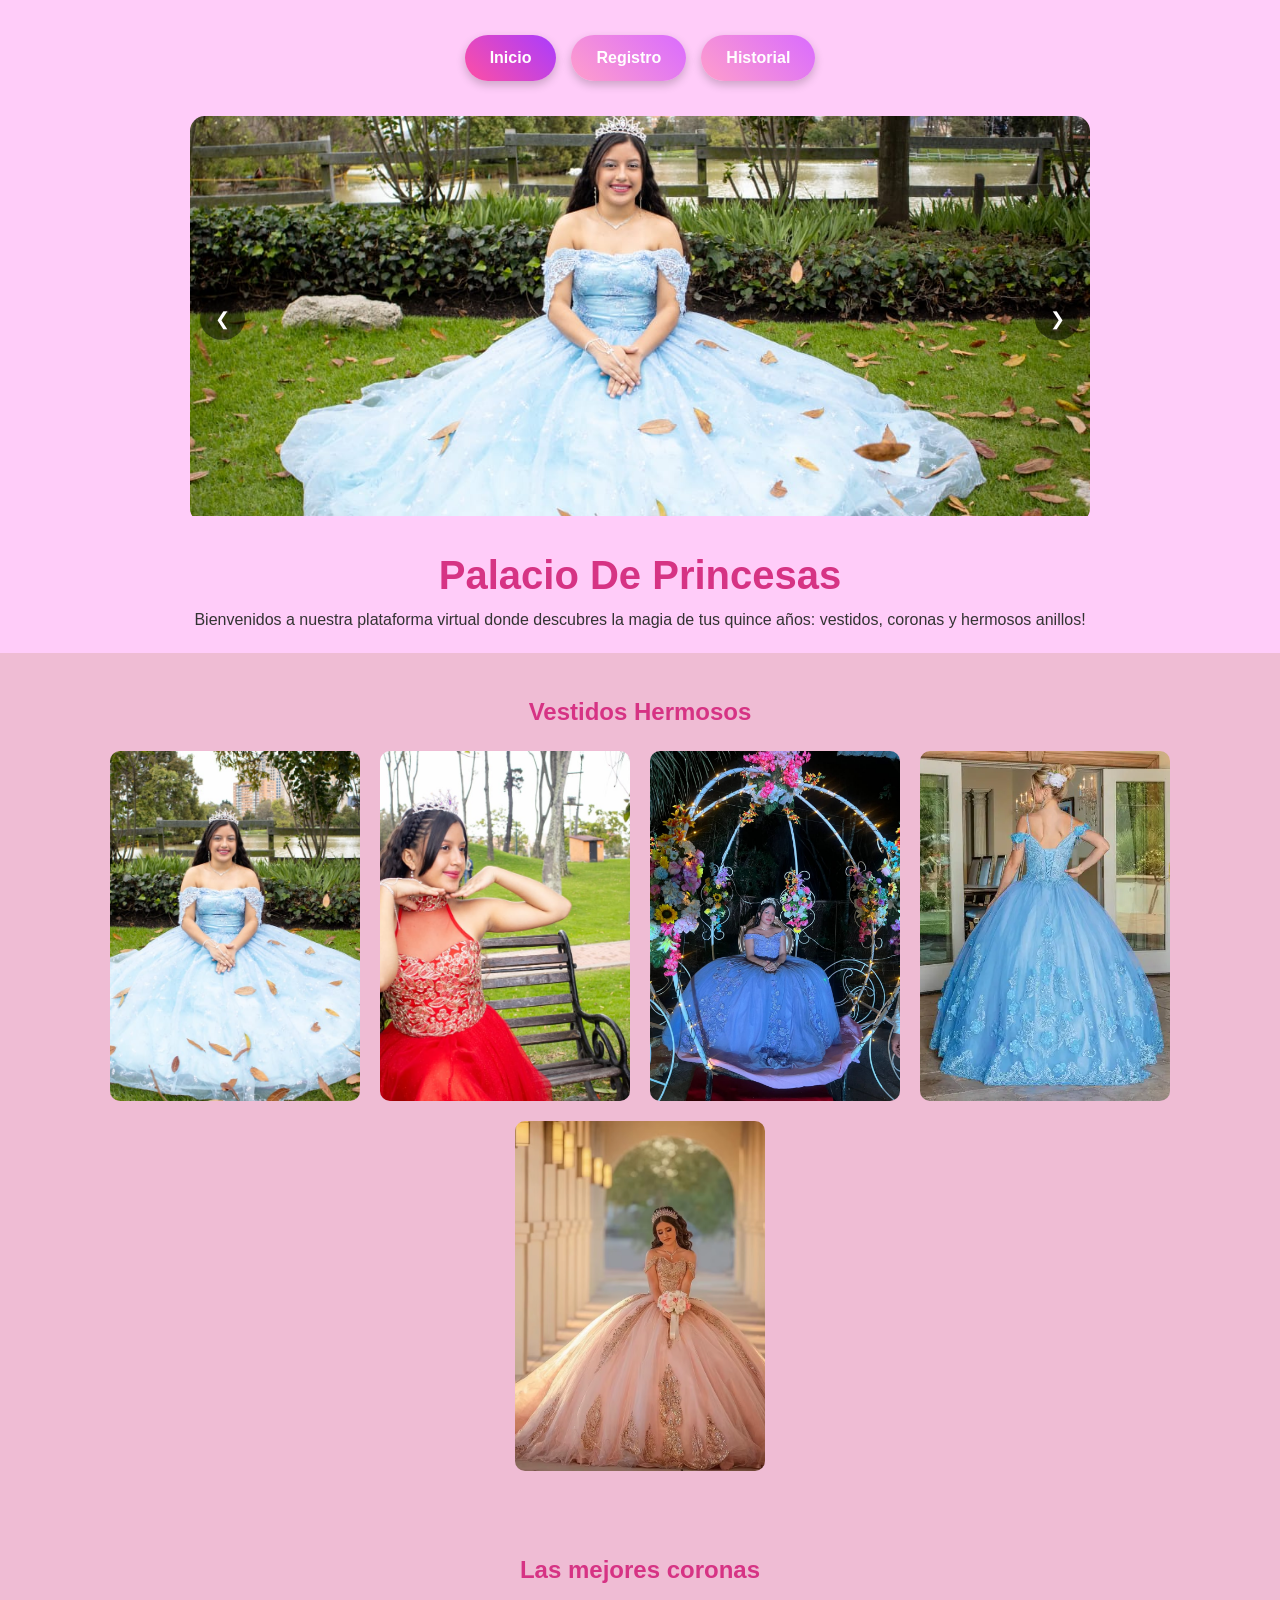
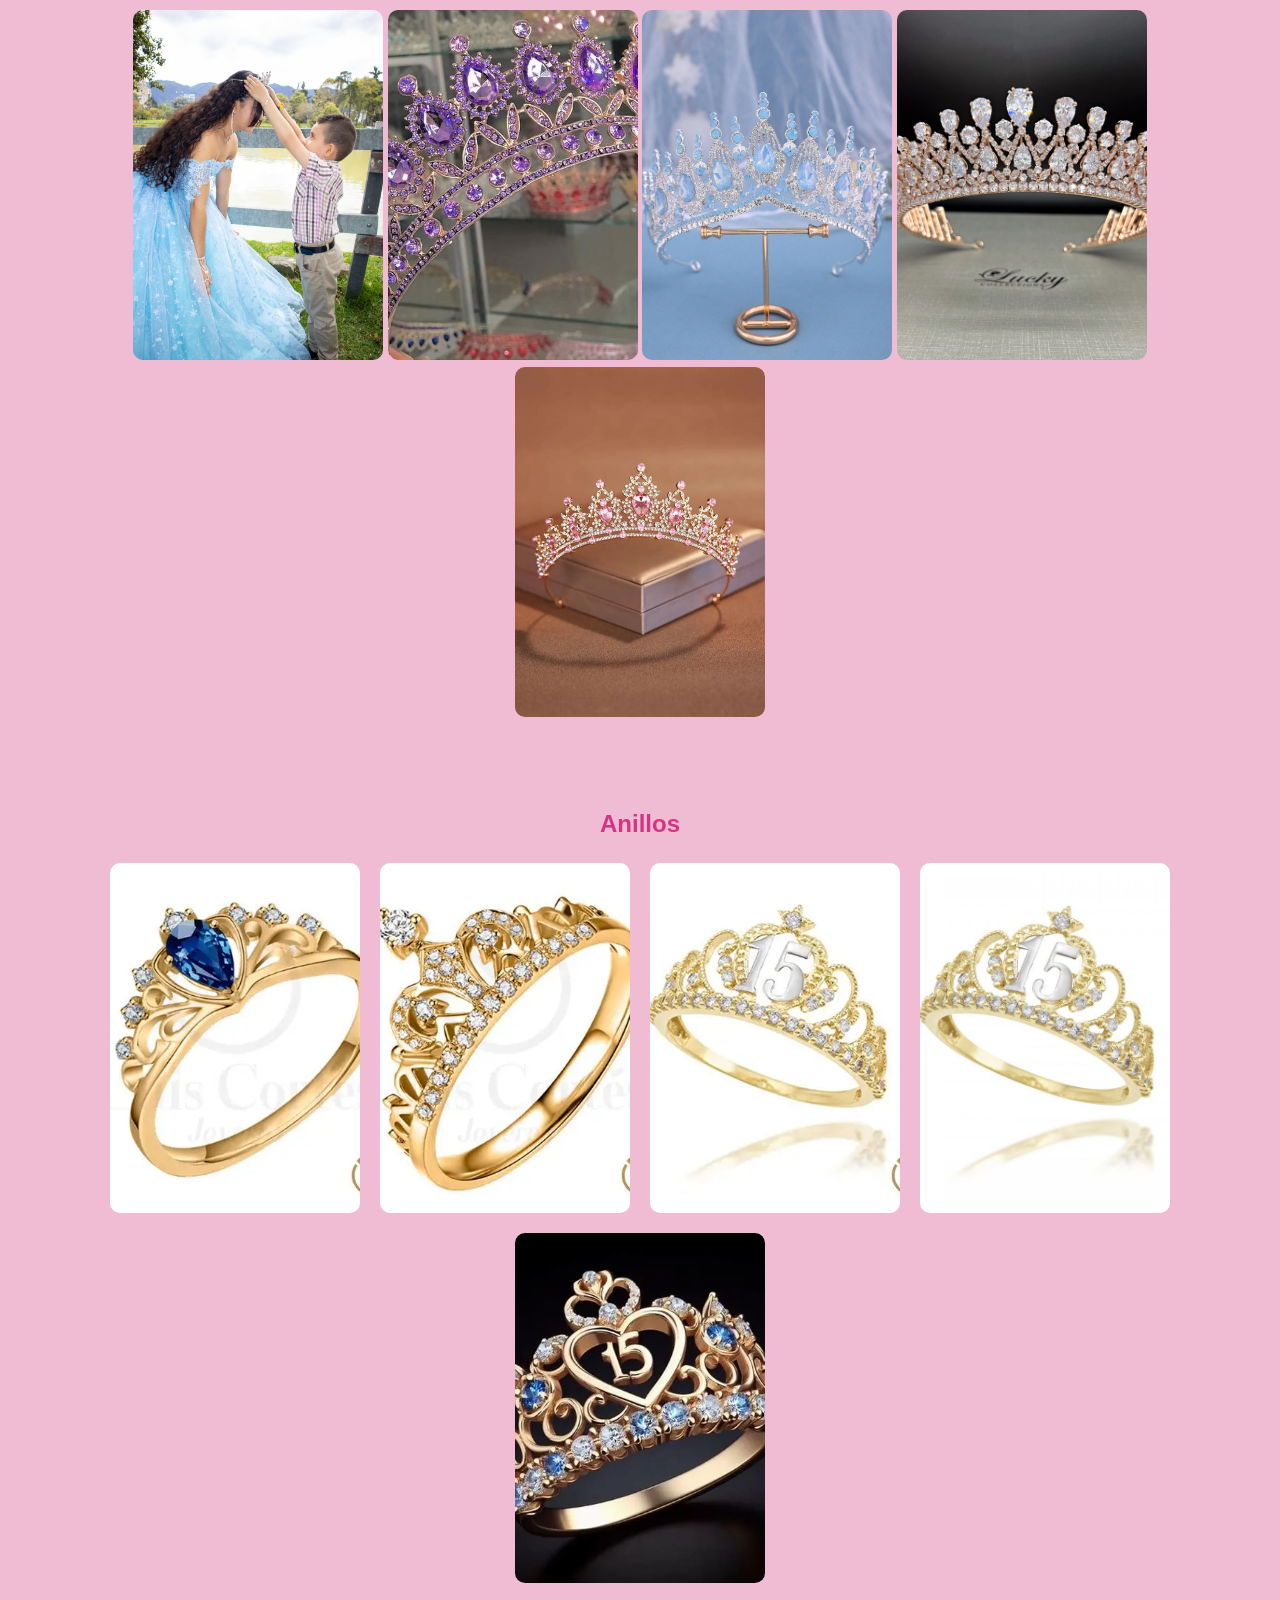
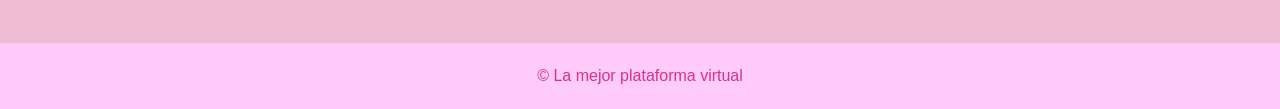
<file: Pagina_HTML5_Parcial/index.html>
<!DOCTYPE html>
<html lang="es">
<head>
    <meta charset="UTF-8">
    <meta name="viewport" content="width=device-width, initial-scale=1.0">
    <title>Palacio De Princesas</title>
    <link rel="stylesheet" href="Css/Style.css">

   

</head>
<body>

<header>
    <nav>
        <div class="menu-centro">


           <a href="#inicial" class="active">Inicio</a>
           <a href="registro.html" class="derecha">Registro</a>
           <a href="Historial.html">Historial</a>
        </div>
    </nav>

    
    <div class="carrusel">
        <div class="slides" id="slides">
            <div class="slide"><img src="img/imagen_Emily_quince.jpeg" alt="Vestido Emily Quince"></div>
            <div class="slide"><img src="img/vestido_rojo.jpeg" alt="Vestido Rojo"></div>
            <div class="slide"><img src="img/vestido_lila.jpg" alt="Vestido Lila"></div>
        </div>

        <button class="btn prev" onclick="moverSlide(-1)">❮</button>
        <button class="btn next" onclick="moverSlide(1)">❯</button>
    </div>

    <h1>Palacio De Princesas</h1>
    <p>Bienvenidos a nuestra plataforma virtual donde descubres la magia de tus quince años: vestidos, coronas y hermosos anillos!</p>
</header>

<!-- Sección de Vestidos -->
<section id="vestidos">
    <h2 id="inicial">Vestidos Hermosos</h2>
    <div class="gallery">
        <img src="img/imagen_Emily_quince.jpeg" alt="Vestido Emily Quince">
        <img src="img/vestido_rojo.jpeg" alt="Vestido Rojo">
        <img src="img/vestido_lila.jpg" alt="Vestido Lila">
        <img src="img/vestido_elegante.webp" alt="Vestido Elegante">
        <img src="img/vestido_rosa_quince.avif" alt="Vestido Rosa Quince">
    </div>
</section>

<!-- Sección de coronas -->
<section id="coronas">
    <h2>Las mejores coronas</h2>
    <img src="img/corona.jpeg" class="single-img" alt="Corona">
    <img src="img/corona_lila.jpg" class="single-img" alt="Corona Lila">
    <img src="img/corona_azul.jpg" class="single-img" alt="Corona Azul">
    <img src="img/corona_dorada.webp" class="single-img" alt="Corona Dorada">
    <img src="img/corona_rosada.webp" class="single-img" alt="Corona Rosada">
</section>

<!-- Sección de anillos-->
<section id="Anillos">
    <h2>Anillos</h2>
    <div class="gallery">
        <img src="img/anillo.webp" alt="Anillo">
        <img src="img/anillo2.webp" alt="Anillo 2">
        <img src="img/anillo3.webp" alt="Anillo 3">
        <img src="img/anillo4.jpg" alt="Anillo 4">
        <img src="img/anillo5.webp" alt="Anillo 5">
    </div>
</section>

<footer>
    <p>&copy; La mejor plataforma virtual</p>
</footer>



<!-- SCRIPT DEL CARRUSEL -->
<script>
let index = 0;

function mostrarSlide() {
    const slides = document.getElementById("slides");
    slides.style.transform = "translateX(" + (-index * 100) + "%)";
}

function moverSlide(direccion) {
    const total = document.querySelectorAll(".slide").length;
    index += direccion;

    if (index >= total) index = 0;
    if (index < 0) index = total - 1;

    mostrarSlide();
}

// automático cada 3 segundos
setInterval(() => {
    moverSlide(1);
}, 3000);
</script>

</body>
</html>
</file>
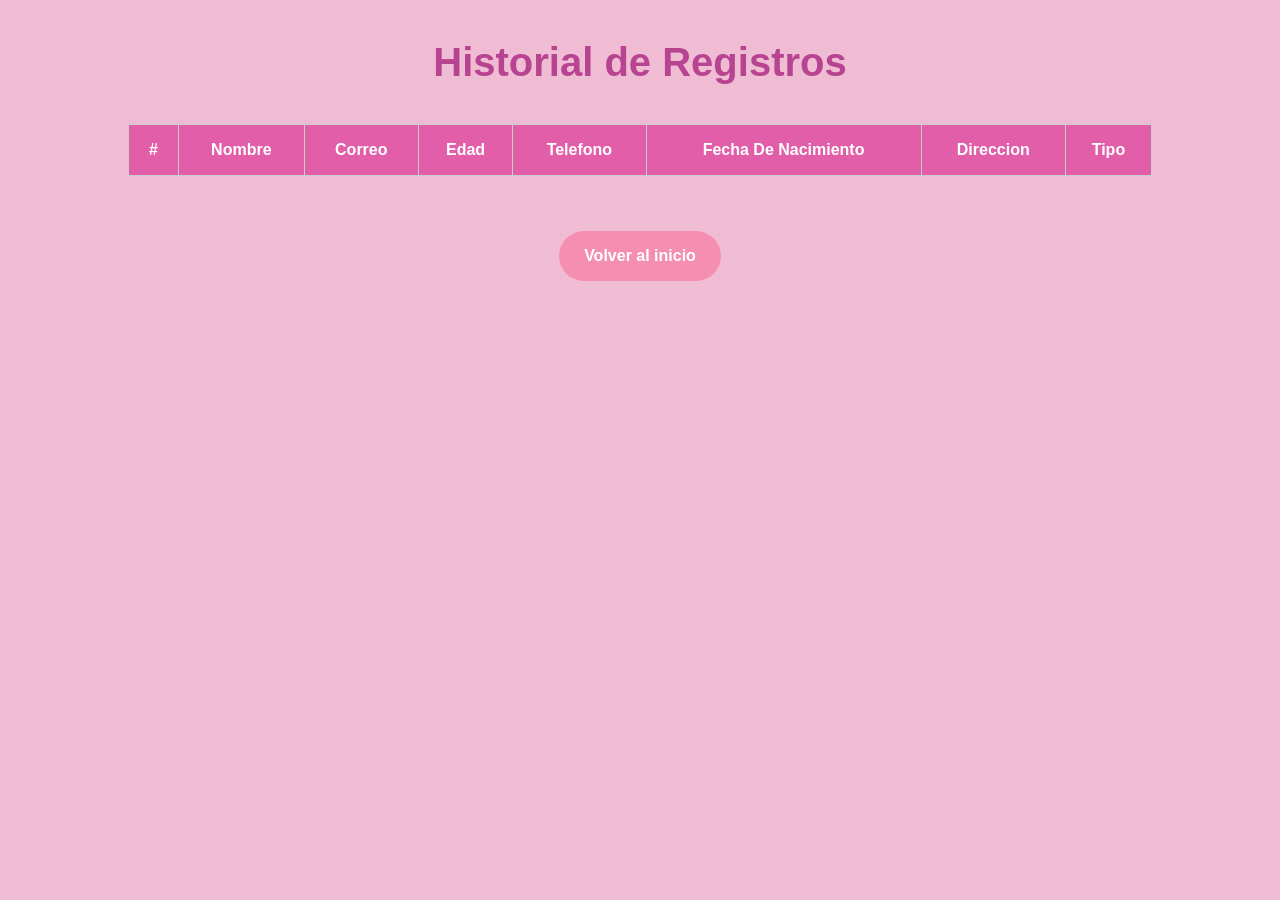
<file: Pagina_HTML5_Parcial/Historial.html>
<!DOCTYPE html>
<html lang="es">

<head>
    <meta charset="UTF-8">
    <title>Historial de Registros</title>
    <link rel="stylesheet" href="Css/Style.css">

</head>

<body>

    <h1>Historial de Registros</h1>

    <table>
        <thead>
            <tr>
                <th>#</th>
                <th>Nombre</th>
                <th>Correo</th>
                <th>Edad</th>
                <th>Telefono</th>
                <th>Fecha De Nacimiento</th>
                <th>Direccion</th>
                <th>Tipo</th>
            </tr>
        </thead>

        <tbody id="tablaRegistros">

        </tbody>

    </table>

    <br>
    <div style="text-align:center;">
        <a href="index.html" class="btn-inicio">Volver al inicio</a>
    </div>

    <script>

        let registros = JSON.parse(localStorage.getItem("registros")) || [];

        let tabla = document.getElementById("tablaRegistros");

        registros.forEach((r, i) => {

            tabla.innerHTML += `
<tr>

<td>${i + 1}</td>
<td>${r.nombre}</td>
<td>${r.correo}</td>
<td>${r.edad}</td>
<td>${r.telefono}</td>
<td>${r.fechaNacimiento || ""}</td>
<td>${r.direccion || ""}</td>
<td>${r.tipo || ""}</td>
</tr>
`;

        });


    </script>

    <script src="script.js"></script>

</body>

</html>
</file>
<file: style.css>
/* ============================================================
   WEB PROFILE TEMPLATE - STYLES
   UniEspinal · Técnico Profesional en Programación Web

   You do not need to change this file to complete the assignment.
   Change it only if you want a different look.
   The colours are defined once, at the top. Change them there.
   ============================================================ */

@import url('https://fonts.googleapis.com/css2?family=Righteous&family=Work+Sans:ital,wght@0,100..900;1,100..900&display=swap');

:root {
  --color-fondo:        #1e2326;
  --color-fondo-alt:    #252a2e;
  --color-fondo-oscuro: #131517;
  --color-acento:       #f38fce;
  --color-texto:       #ecf1f5,
  --color-texto-suave:  #ecf1f5,

  --fuente-titulo: 'Righteous', cursive;
  --fuente-texto:  'Work Sans', sans-serif;

  --ancho-max: 1100px;
}

* {
  box-sizing: border-box;
  font-family: var(--fuente-texto);
  margin: 0;
  padding: 0;
}

html {
  scroll-behavior: smooth;
  scroll-padding-top: 80px;
}

body {
  background-color: var(--color-fondo);
  color: var(--color-texto);
}

a { color: inherit; }

:focus-visible {
  outline: 3px solid var(--color-acento);
  outline-offset: 3px;
}

/* ---------- HEADER ---------- */
.contenedor-header {
  background: var(--color-fondo);
  position: fixed;
  width: 100%;
  top: 0;
  left: 0;
  z-index: 99;
}

.contenedor-header header {
  max-width: var(--ancho-max);
  margin: auto;
  display: flex;
  justify-content: space-between;
  align-items: center;
  padding: 15px 20px;
}

.contenedor-header header .logo a {
  font-family: var(--fuente-titulo);
  font-size: 32px;
  color: var(--color-acento);
  text-decoration: none;
}

.contenedor-header header ul {
  display: flex;
  list-style: none;
}

.contenedor-header header nav ul li a {
  color: var(--color-texto);
  margin: 0 14px;
  padding: 3px;
  font-size: 14px;
  letter-spacing: .5px;
  transition: color .3s;
  text-decoration: none;
}

.contenedor-header header nav ul li a:hover { color: var(--color-acento); }

.acciones-header {
  display: flex;
  align-items: center;
  gap: 12px;
}

/* ---------- LANGUAGE SWITCHER ---------- */
.btn-idioma {
  cursor: pointer;
  background: transparent;
  border: 1.5px solid var(--color-acento);
  color: var(--color-texto);
  border-radius: 20px;
  padding: 6px 14px;
  font-size: 13px;
  font-weight: 600;
  letter-spacing: 1px;
  transition: background-color .3s;
}

.btn-idioma:hover { background-color: rgba(28, 182, 152, .15); }
.btn-idioma .idioma-activo   { color: var(--color-acento); }
.btn-idioma .idioma-inactivo { color: var(--color-texto-suave); }
.btn-idioma .idioma-sep      { margin: 0 4px; color: var(--color-texto-suave); }

.nav-responsive {
  background-color: var(--color-acento);
  color: var(--color-texto);
  border: none;
  padding: 8px 12px;
  border-radius: 5px;
  cursor: pointer;
  font-size: 16px;
  display: none;
}

/* ---------- HERO ---------- */
.inicio {
  background: linear-gradient(to top, rgba(30,35,38,.85), rgba(30,35,38,1));
  min-height: 100vh;
  display: flex;
  align-items: center;
  padding: 100px 20px 60px;
}

.inicio .contenido-banner {
  padding: 30px 25px;
  background-color: var(--color-fondo-alt);
  max-width: 360px;
  margin: auto;
  text-align: center;
  border-radius: 30px;
}

.inicio .contenedor-img img {
  width: 180px;
  height: 180px;
  object-fit: cover;
  border-radius: 50%;
  border: 8px solid var(--color-acento);
  display: block;
  margin: 0 auto 20px;
}

.inicio .contenido-banner h1 {
  font-size: 30px;
  font-family: var(--fuente-titulo);
  line-height: 1.2;
}

.inicio .contenido-banner h2 {
  font-size: 15px;
  font-weight: 400;
  color: var(--color-texto-suave);
  margin-top: 10px;
}

.inicio .redes a,
footer .redes a {
  color: var(--color-texto);
  display: inline-block;
  text-decoration: none;
  border: 1px solid var(--color-texto);
  border-radius: 50%;
  width: 42px;
  height: 42px;
  line-height: 40px;
  margin: 25px 5px 5px;
  font-size: 18px;
  transition: background-color .3s, border-color .3s;
}

.inicio .redes a:hover { background-color: var(--color-acento); border-color: var(--color-acento); }

/* ---------- SHARED SECTION LAYOUT ---------- */
.sobremi,
.skills,
.curriculum,
.portfolio,
.contacto { padding: 60px 20px; }

.sobremi,
.curriculum { background-color: var(--color-fondo); }

.skills,
.portfolio { background-color: var(--color-fondo-alt); }

.contacto  { background-color: var(--color-fondo-oscuro); }

.contenido-seccion {
  max-width: var(--ancho-max);
  margin: auto;
}

.sobremi h2,
.skills h2,
.curriculum h2,
.portfolio h2,
.contacto h2 {
  font-size: 42px;
  font-family: var(--fuente-titulo);
  text-align: center;
  padding: 10px 0 30px;
}

.fila { display: flex; gap: 30px; }
.fila .col { width: 50%; }

.fila .col h3 {
  font-size: 24px;
  font-family: var(--fuente-titulo);
  margin-bottom: 22px;
}

/* ---------- ABOUT ---------- */
.sobremi > .contenido-seccion > p {
  font-size: 17px;
  line-height: 26px;
  margin-bottom: 35px;
  color: var(--color-texto-suave);
  max-width: 800px;
}

.datos { list-style: none; }
.datos li { margin: 12px 0; font-size: 15px; }

.datos li strong {
  display: inline-block;
  color: var(--color-acento);
  width: 130px;
}

.datos li .destacado {
  background-color: var(--color-acento);
  padding: 3px 8px;
  font-weight: 600;
  border-radius: 5px;
}

.contenedor-intereses { display: flex; flex-wrap: wrap; gap: 15px; }

.interes {
  width: 100px;
  height: 100px;
  background-color: var(--color-fondo-alt);
  border-radius: 10px;
  display: flex;
  flex-direction: column;
  align-items: center;
  justify-content: center;
  text-align: center;
  font-size: 12px;
  transition: background-color .3s;
}

.interes:hover { background-color: var(--color-acento); }
.interes i { font-size: 26px; margin-bottom: 8px; }

/* ---------- SKILLS ---------- */
.skills .fila .col { padding: 0 10px; }

.skill { margin-bottom: 26px; }

.skill .skill-nombre {
  font-weight: 600;
  display: block;
  margin-bottom: 10px;
  font-size: 15px;
}

.barra-skill {
  height: 8px;
  width: 90%;
  background-color: var(--color-fondo-oscuro);
  position: relative;
  border-radius: 4px;
}

/* The width is set by script.js from the data-percent attribute. */
.progreso {
  background-color: var(--color-acento);
  position: absolute;
  top: 0;
  left: 0;
  height: 8px;
  width: 0;
  border-radius: 4px;
  transition: width 1.6s ease-out;
}

.progreso span {
  position: absolute;
  height: 38px;
  width: 38px;
  background-color: var(--color-acento);
  border-radius: 50%;
  line-height: 38px;
  text-align: center;
  top: -15px;
  right: -14px;
  font-size: 13px;
  font-weight: 600;
}

/* ---------- RESUME ---------- */
.curriculum .fila { justify-content: space-between; }
.curriculum .fila .col { width: 49%; }

.curriculum .fila .izquierda { border-right: 2px solid var(--color-fondo-alt); }
.curriculum .fila .derecha   { border-left:  2px solid var(--color-fondo-alt); }

.curriculum .item {
  padding: 22px;
  margin-bottom: 28px;
  background-color: var(--color-fondo-alt);
  position: relative;
  border-radius: 6px;
}

.curriculum .item h4 { font-size: 18px; margin-bottom: 8px; }

.curriculum .item .casa {
  color: var(--color-acento);
  font-size: 17px;
  font-weight: 700;
  display: block;
}

.curriculum .item .fecha {
  display: block;
  color: var(--color-acento);
  font-size: 14px;
  margin-bottom: 10px;
}

.curriculum .item p { line-height: 23px; color: var(--color-texto-suave); font-size: 15px; }

.curriculum .izq { border-right: 2px solid var(--color-acento); margin-right: 20px; }
.curriculum .der { border-left:  2px solid var(--color-acento); margin-left: 20px; }

.curriculum .conectori,
.curriculum .conectord {
  height: 2px;
  background-color: var(--color-acento);
  width: 42px;
  position: absolute;
  top: 50%;
}

.curriculum .conectori { right: -42px; }
.curriculum .conectord { left: -42px; }

.circuloi, .circulod {
  display: block;
  height: 10px;
  width: 10px;
  border-radius: 50%;
  background-color: var(--color-acento);
  position: relative;
  bottom: 4px;
}

.circuloi { float: right; }
.circulod { float: left; }

/* ---------- PORTFOLIO ---------- */
.galeria {
  display: grid;
  grid-template-columns: repeat(auto-fit, minmax(280px, 1fr));
  gap: 20px;
}

.proyecto {
  position: relative;
  display: block;
  overflow: hidden;
  border-radius: 8px;
  background-color: var(--color-fondo-oscuro);
  min-height: 200px;
  text-decoration: none;
}

.proyecto img { width: 100%; display: block; }

.proyecto .overlay {
  position: absolute;
  inset: 0;
  text-align: center;
  background: rgba(28, 182, 152, .88);
  display: flex;
  flex-direction: column;
  justify-content: center;
  padding: 20px;
  transition: opacity .5s;
  font-size: 16px;
  letter-spacing: 1px;
  opacity: 0;
}

.proyecto:hover .overlay,
.proyecto:focus-visible .overlay { opacity: 1; }

.proyecto .overlay h3 { margin-bottom: 10px; font-size: 19px; }

/* ---------- CONTACT ---------- */
.contacto-intro {
  text-align: center;
  color: var(--color-texto-suave);
  max-width: 600px;
  margin: 0 auto 40px;
  line-height: 25px;
}

.tarjetas-contacto {
  display: grid;
  grid-template-columns: repeat(auto-fit, minmax(240px, 1fr));
  gap: 20px;
}

.tarjeta {
  background-color: var(--color-fondo-alt);
  padding: 30px 20px;
  border-radius: 10px;
  text-align: center;
  text-decoration: none;
  transition: transform .3s, background-color .3s;
}

.tarjeta:hover { transform: translateY(-5px); background-color: #2c3237; }
.tarjeta i { font-size: 28px; color: var(--color-acento); display: block; margin-bottom: 14px; }
.tarjeta strong { display: block; margin-bottom: 6px; font-size: 16px; }
.tarjeta span { font-size: 14px; color: var(--color-texto-suave); word-break: break-word; }

/* ---------- FOOTER ---------- */
footer {
  background-color: var(--color-fondo-alt);
  padding: 55px 20px 35px;
  text-align: center;
  position: relative;
}

footer .arriba {
  display: block;
  width: 50px;
  height: 50px;
  background-color: var(--color-acento);
  color: var(--color-texto);
  position: absolute;
  left: 50%;
  transform: translateX(-50%);
  top: -25px;
  border-radius: 50%;
  line-height: 50px;
  font-size: 18px;
  text-decoration: none;
}

.footer-nota { color: var(--color-texto-suave); font-size: 14px; }

/* ---------- RESPONSIVE ---------- */
@media screen and (max-width: 980px) {
  nav { display: none; }
  nav.responsive { display: block; }

  .nav-responsive { display: block; }

  nav.responsive {
    position: absolute;
    right: 0;
    top: 72px;
    background-color: var(--color-fondo-alt);
    width: 200px;
  }

  nav.responsive ul { display: block !important; }

  nav.responsive ul li {
    border-bottom: 1px solid rgba(255,255,255,.15);
    padding: 12px 0;
  }
}

@media screen and (max-width: 760px) {
  .fila { display: block; }
  .fila .col { width: 100%; margin-bottom: 35px; }

  .barra-skill { width: 100%; }

  .curriculum .fila .col { width: 100%; }
  .curriculum .fila .izquierda,
  .curriculum .fila .derecha { border: none; }
  .curriculum .izq, .curriculum .der { margin: 0; }
  .curriculum .conectori, .curriculum .conectord { display: none; }

  .sobremi h2, .skills h2, .curriculum h2,
  .portfolio h2, .contacto h2 { font-size: 32px; }

  .proyecto .overlay { opacity: 1; background: rgba(28,182,152,.75); }
}

/* ---------- ACCESSIBILITY ---------- */
@media (prefers-reduced-motion: reduce) {
  html { scroll-behavior: auto; }
  * { transition-duration: .01ms !important; animation-duration: .01ms !important; }
}
</file>
<file: Pagina_HTML5_Parcial/Css/Style.css>
nav {
    display: flex;
    justify-content: flex-start;
    gap: 15px;
    padding: 15px;
}
.menu-centro {
    display: flex;
    gap: 15px;
    margin: 0 auto; /* Centra el menú horizontalmente */
}
/* Botones del menú */
nav a {
    text-decoration: none;
    padding: 10px 25px;
    border-radius: 25px;
    font-weight: bold;
    color: white;
    background: linear-gradient(45deg, #ff9ecb, #d96bff);
    transition: all 0.3s ease;
    box-shadow: 0 4px 10px rgba(0,0,0,0.2);
}


nav a:hover {
    transform: translateY(-3px);
    background: linear-gradient(45deg, #ff6fb5, #c04dff);
    box-shadow: 0 6px 15px rgba(0,0,0,0.3);
}

/* Botón activo */
nav a.active {
    background: linear-gradient(45deg, #ff4fa3, #a93cff);
}
/* Reset básico */
* {
    margin: 0;
    padding: 0;
    box-sizing: border-box;
    font-family: 'Arial', sans-serif;
}

/* Body */
body {
    background: #efbcd4;
    color: #333;
    line-height: 1.6;
}

/* Header */
header {
    text-align: center;
    background-color: #ffccf9;
    padding: 20px;
}

header h1 {
    font-family: 'Cursive', sans-serif;
    color: #d63384;
    margin-top: 10px;
}

.banner {
    width: 80%;
    max-height: 550px;
    object-fit: cover;
    border-radius: 10px;
}



/* Secciones */
section {
    padding: 40px 20px;
    text-align: center;
}

section h2 {
    color: #d63384;
    margin-bottom: 20px;
}

/* Galería de imágenes */
.gallery {
    display: flex;
    justify-content: center;
    flex-wrap: wrap;
    gap: 20px;
}

.gallery img {
    width: 250px;
    height: 350px;
    object-fit: cover;
    border-radius: 10px;
    transition: transform 0.3s;
}

.gallery img:hover {
    transform: scale(1.05);
}





.single-img  {
    width: 250px;
    height: 350px;
    object-fit: cover;
    border-radius: 10px;
    transition: transform 0.3s;
}


/* Footer */
footer {
    text-align: center;
    padding: 20px;
    background-color: #ffccf9;
    color: #d63384;
    margin-top: 20px;
}



/*Aqui empieza el estilo del registro*/


.form-section {
    display: flex;
    justify-content: center;   /* Centra horizontal */
    align-items: center;       /* Centra vertical */
    height: 70vh;              /* Ocupa 70% de la pantalla */
    flex-direction: column;
}

form {
    width: 450px;              /* Más ancho */
    background: #ebabcd;
    padding: 35px;
    border-radius: 20px;
    box-shadow: 0 6px 20px rgba(0,0,0,0.15);
}

form label {
    display: block;
    text-align: left;
    margin-top: 15px;
    color: #e826a1;
    font-weight: bold;
}

form input {
    width: 100%;
    padding: 12px;          
    margin-top: 8px;
    border-radius: 10px;
    border: 1px solid #85f0ec;
    font-size: 16px;        
}

form button {
    margin-top: 20px;
    width: 100%;
    padding: 10px;
    background-color: #f10797;
    color: white;
    border: none;
    border-radius: 10px;
    font-size: 16px;
    cursor: pointer;
    transition: 0.3s;
}

form button:hover {
    background-color: #ed0a7c;
}





/*Aqui empieza el estilo del carrusel*/

 .carrusel {
            position: relative;
            max-width: 900px;
            margin: 20px auto;
            overflow: hidden;
            border-radius: 15px;
        }

        .slides {
            display: flex;
            transition: transform 0.5s ease;
        }

        .slide {
            min-width: 100%;
        }

        .slide img {
            width: 100%;
            height: 400px;
            object-fit: cover;
        }

        .btn {
            position: absolute;
            top: 50%;
            transform: translateY(-50%);
            background: rgba(0,0,0,0.5);
            color: white;
            border: none;
            padding: 10px 15px;
            cursor: pointer;
            font-size: 18px;
            border-radius: 50%;
        }

        .prev { left: 10px; }
        .next { right: 10px; }

        .btn:hover {
            background: rgba(0,0,0,0.8);
        }


        
        
        /*Aqui empieza el estilo del historial*/


        table{
width:80%;
margin:auto;
border-collapse: collapse;
margin-top:30px;
font-family:Arial, sans-serif;
}

th,td{
border:1px solid #ccc;
padding:10px;
text-align:center;
}

th{
background:#e35ea9;
color:white;
padding: 12px;
}


tr:nth-child(even){
background:#f9f9f9;
}

tr:hover{
background:#ffe4ec;
transition:0.2s;
}


h1{
text-align:center;
margin-top:30px;
font-size:40px;
color:#b84491;
position:relative;
animation:brillo 2s infinite alternate;
}

@keyframes brillo{
0%{
text-shadow: 0 0 5px #fff, 0 0 10px g#f8f809, 0 0 20px #f48fb1;
}

100%{
text-shadow: 0 0 10px #fff, 0 0 20px #64e5ec, 0 0 30px #ff80ab;
}
}




.btn-inicio{
display:inline-block;
margin-top:30px;
padding:12px 25px;
background:#f48fb1;
color:white;
text-decoration:none;
font-weight:bold;
border-radius:25px;
transition:0.3s;
}

.btn-inicio:hover{
background:#ec407a;
transform:scale(1.05);
}
</file>
